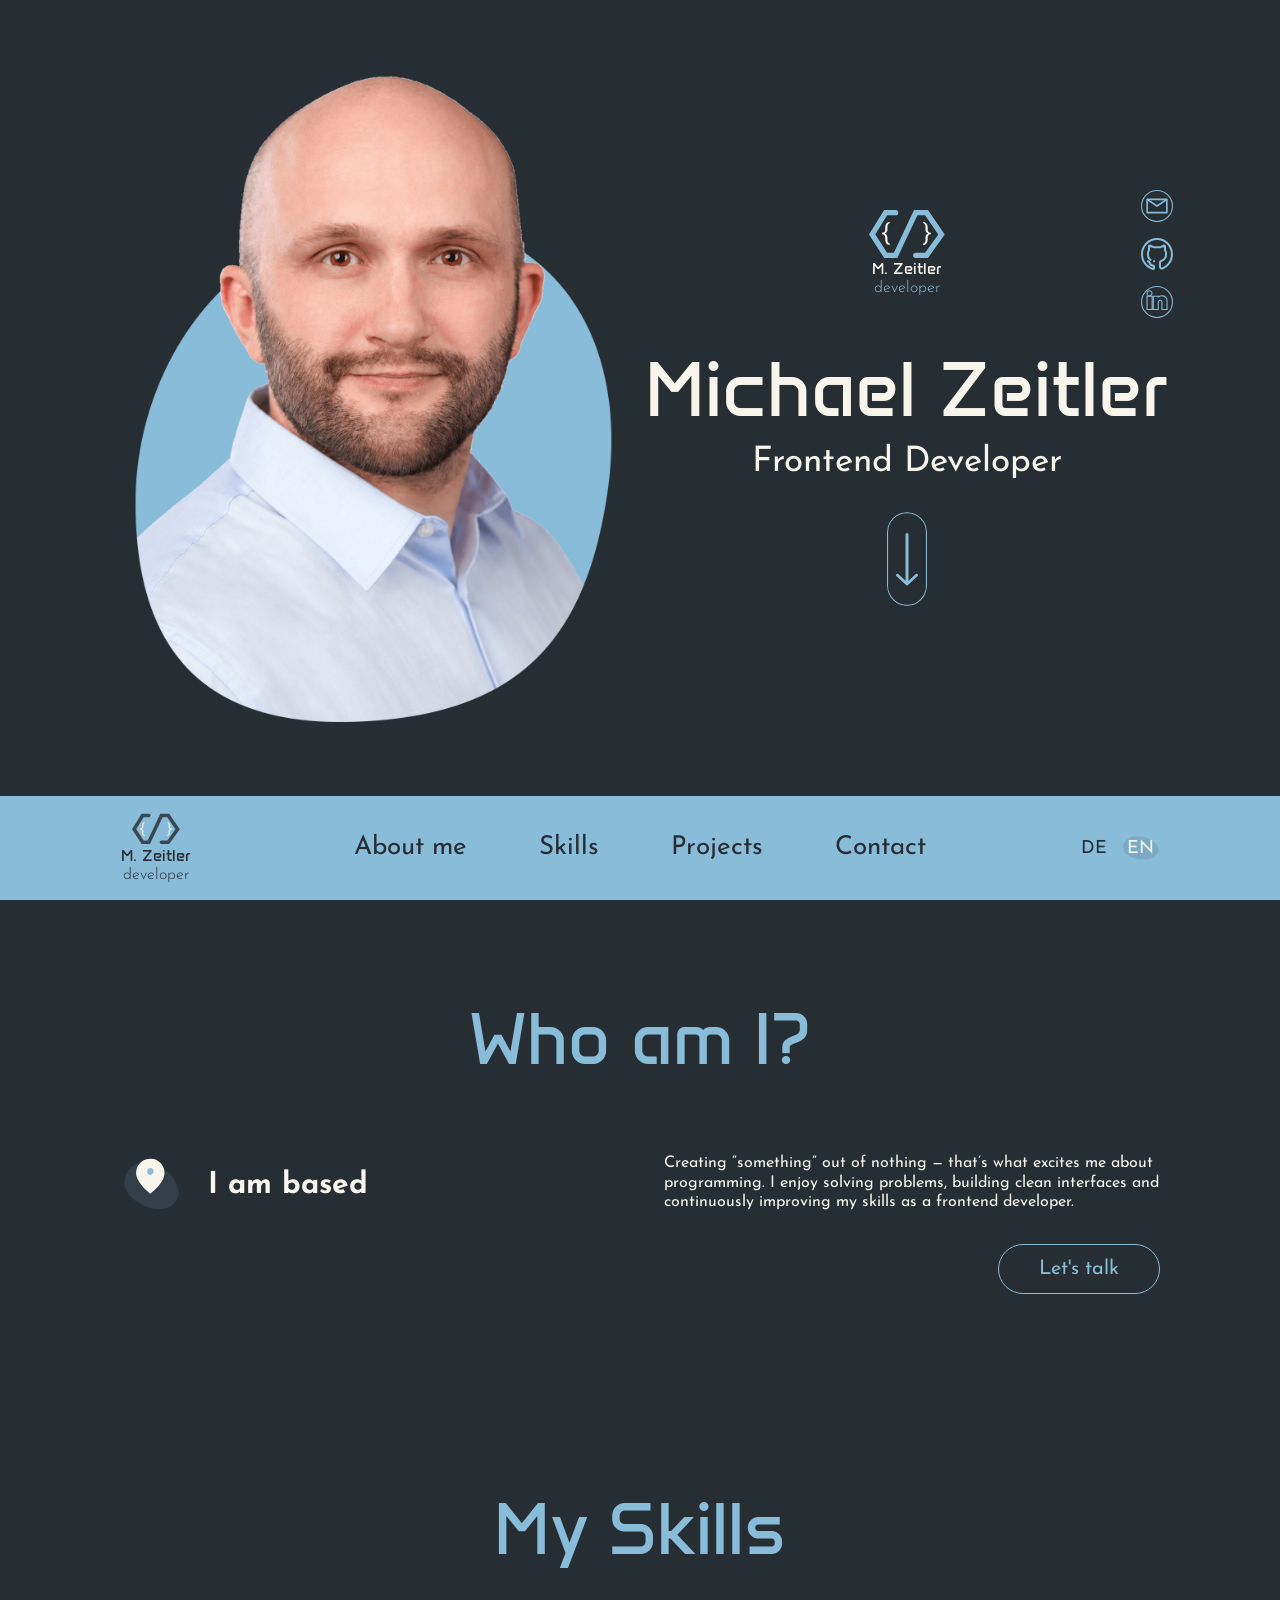
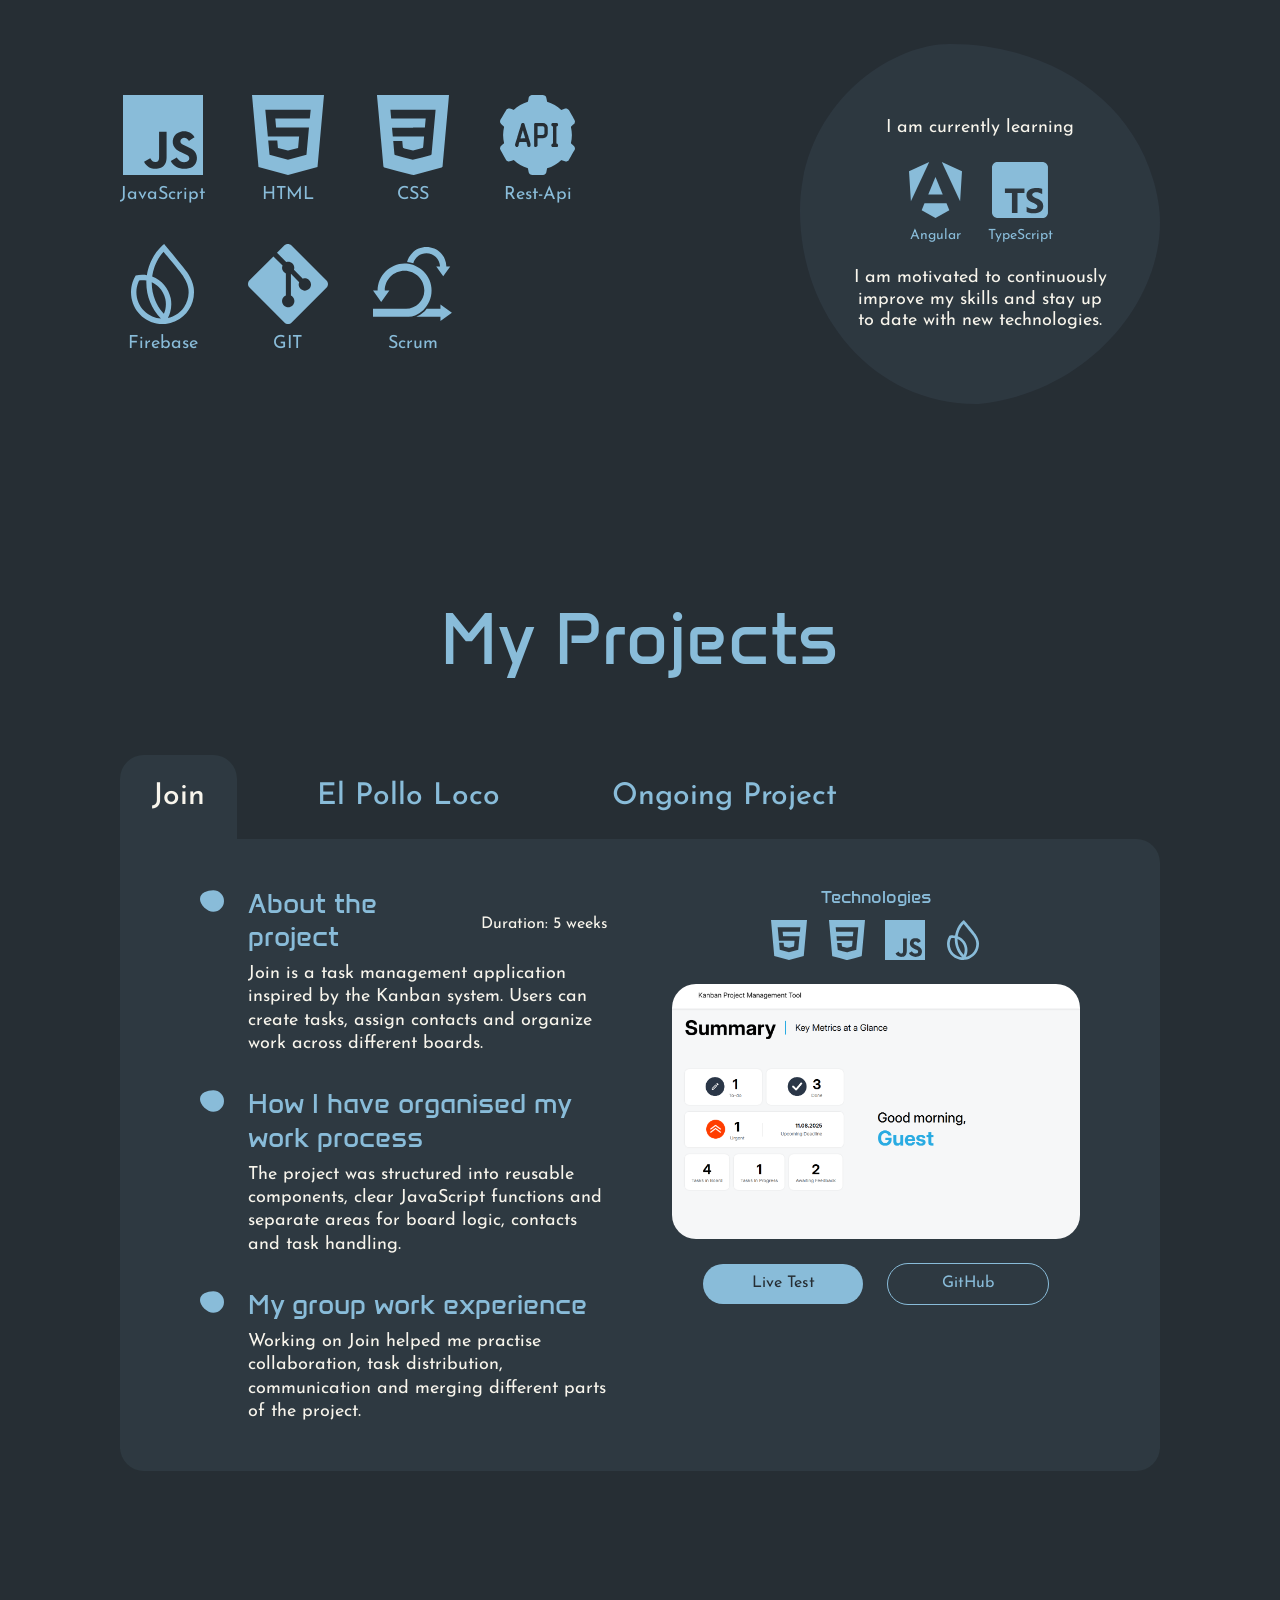
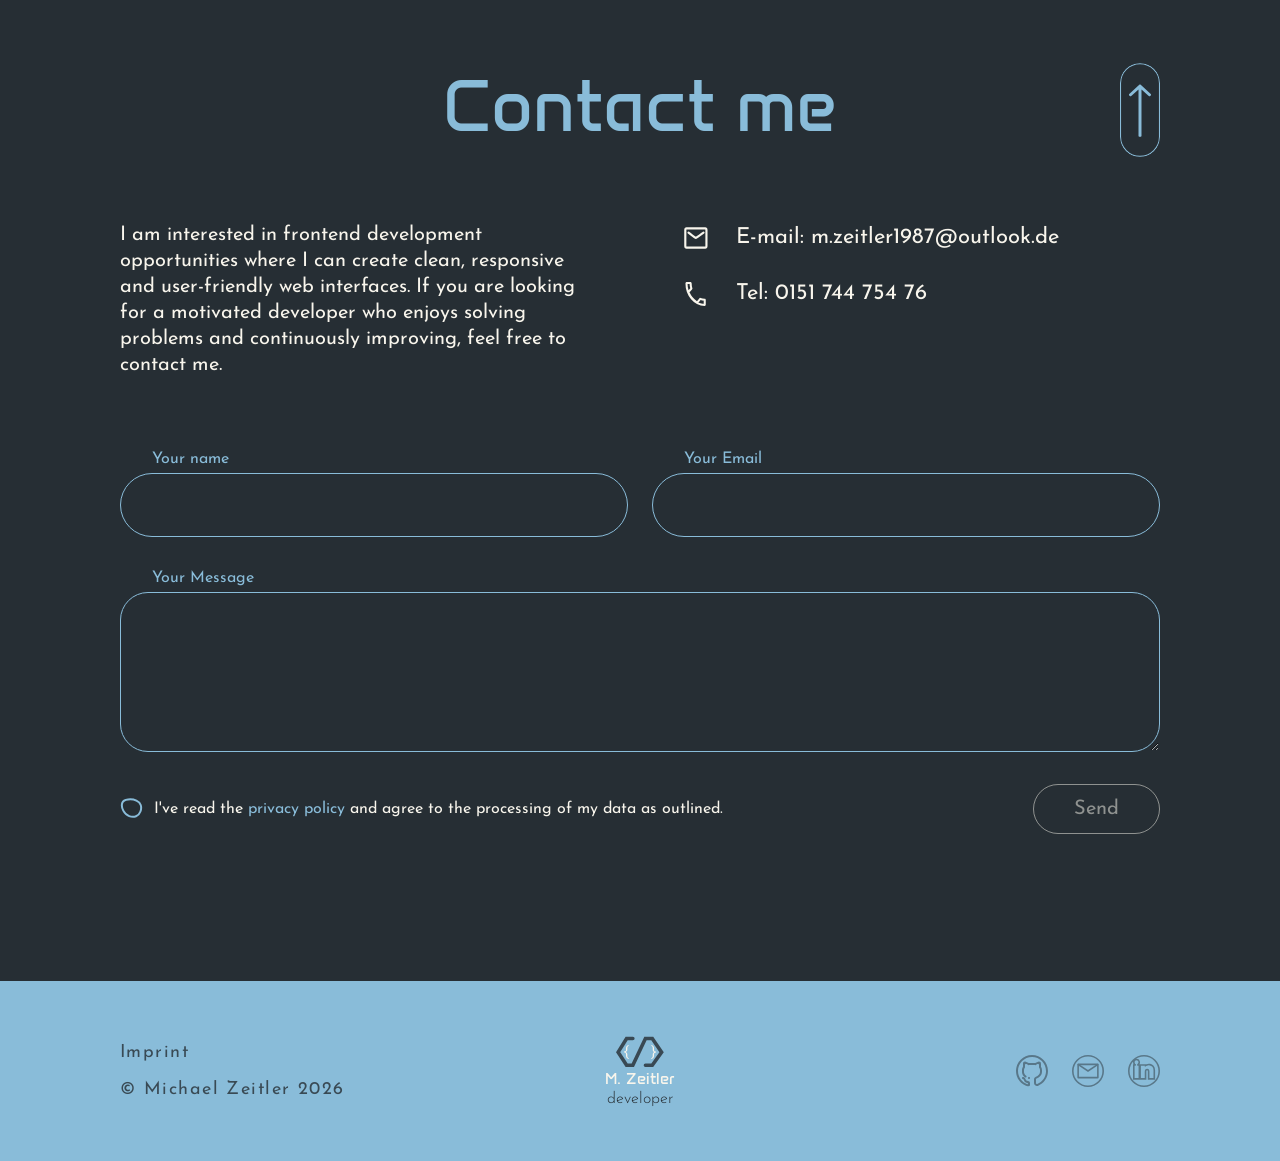
<file: index.html>
<!DOCTYPE html>
<html lang="en">

<head>
    <meta charset="UTF-8">
    <meta name="viewport" content="width=device-width, initial-scale=1.0">
    <title>Portfolio</title>
    <link rel="icon" href="./assets/icons/logo-dark-mob.svg" type="image/icon type">
    <link rel="stylesheet" href="./css/fonts.css">
    <link rel="stylesheet" href="./css/variables.css">
    <link rel="stylesheet" href="./css/base.css">
    <link rel="stylesheet" href="./css/utilities.css">
    <link rel="stylesheet" href="./css/components.css">
    <link rel="stylesheet" href="./css/header.css">
    <link rel="stylesheet" href="./css/hero.css">
    <link rel="stylesheet" href="./css/hero-responsive.css">
    <link rel="stylesheet" href="./css/about.css">
    <link rel="stylesheet" href="./css/skills.css">
    <link rel="stylesheet" href="./css/projects.css">
    <link rel="stylesheet" href="./css/projects-responsive.css">
    <link rel="stylesheet" href="./css/contact.css">
    <link rel="stylesheet" href="./css/contact-form.css">
    <link rel="stylesheet" href="./css/contact-form-mobile.css">
    <link rel="stylesheet" href="./css/footer.css">
    <script src="./js/contactform.js" defer></script>
    <script src="./js/mobile-menu.js" defer></script>
    <script src="./js/language.js" defer></script>
    <script src="./js/scroll-animation.js" defer></script>
    <script src="./js/main.js" defer></script>
</head>

<body>
    <div class="landing">
        <section id="hero" class="hero u-content-limit">
            <div class="hero-left scroll-reveal">
                <div class="hero-image-wrapper">
                    <img src="./assets/img/profile_ondefault.png" alt="Foto von M. Zeitler"
                        class="hero-image hero-image-default">

                    <img src="./assets/img/profile_onhover.png" alt="" class="hero-image hero-image-hover"
                        aria-hidden="true">

                    <nav class="mobile-hero-menu" id="mobileHeroMenu" aria-label="Mobile navigation"
                        data-i18n-aria-label="aria.mobileNavigation">
                        <ul class="mobile-hero-menu-list">
                            <li><a href="#about" data-i18n="nav.about">About me</a></li>
                            <li><a href="#skills" data-i18n="nav.skills">Skills</a></li>
                            <li><a href="#projects" data-i18n="nav.projects">Projects</a></li>
                            <li><a href="#contact" data-i18n="nav.contact">Contact</a></li>
                        </ul>

                        <div class="mobile-hero-language-switch">
                            <button type="button" class="language-btn" data-lang="de">DE</button>
                            <button type="button" class="language-btn active" data-lang="en">EN</button>
                        </div>
                    </nav>
                </div>
            </div>

            <div class="hero-right scroll-reveal scroll-reveal-right scroll-delay-short">
                <div class="hero-top">
                    <div class="hero-socials">
                        <a href="mailto:m.zeitler1987@outlook.de" class="social-link social-link--email"
                            aria-label="Write an email" data-i18n-aria-label="aria.email"></a>

                        <a href="https://github.com/Rel502" class="social-link social-link--github" target="_blank"
                            rel="noopener noreferrer" aria-label="Open GitHub profile"
                            data-i18n-aria-label="aria.github"></a>

                        <a href="https://www.linkedin.com/in/michael-zeitler-983593b0/"
                            class="social-link social-link--linkedin" target="_blank" rel="noopener noreferrer"
                            aria-label="Open LinkedIn profile" data-i18n-aria-label="aria.linkedin"></a>
                    </div>

                    <div class="hero-logo logo logo--hero">
                        <span class="hero-logo-mark" aria-hidden="true">
                            <img src="./assets/icons/%7B.svg" alt="" class="hero-logo-part hero-logo-brace-left">
                            <img src="./assets/icons/logo-outer-frame.svg" alt=""
                                class="hero-logo-part hero-logo-frame">
                            <img src="./assets/icons/%7D.svg" alt="" class="hero-logo-part hero-logo-brace-right">
                        </span>

                        <span class="logo-text">
                            <span class="logo-name">M. Zeitler</span>
                            <span class="logo-role" data-i18n="common.role">developer</span>
                        </span>
                    </div>
                </div>

                <div class="hero-intro">
                    <h1>Michael Zeitler</h1>
                    <p data-i18n="hero.subtitle">Frontend Developer</p>
                </div>

                <a href="#about" class="scroll-down" aria-label="Scroll to next section"
                    data-i18n-aria-label="hero.scrollDown"></a>
            </div>
        </section>
    </div>

    <header class="header">
        <nav class="navbar">
            <a href="#hero" class="logo" aria-label="Go to homepage" data-i18n-aria-label="aria.home">
                <img src="./assets/icons/logo-dark-mob.svg" alt="" class="logo-icon">

                <span class="logo-text">
                    <span class="logo-name">M. Zeitler</span>
                    <span class="logo-role" data-i18n="common.role">developer</span>
                </span>
            </a>

            <div class="navbar-menu" id="navbarMenu">
                <div class="mobile-menu-content">
                    <ul class="nav-list">
                        <li><a href="#about" data-i18n="nav.about">About me</a></li>
                        <li><a href="#skills" data-i18n="nav.skills">Skills</a></li>
                        <li><a href="#projects" data-i18n="nav.projects">Projects</a></li>
                        <li><a href="#contact" data-i18n="nav.contact">Contact</a></li>
                    </ul>

                    <div class="language-switch">
                        <button type="button" class="language-btn" data-lang="de">DE</button>
                        <button type="button" class="language-btn active" data-lang="en">EN</button>
                    </div>
                </div>
            </div>

            <button class="burger-btn" type="button" aria-label="Open menu" data-i18n-aria-label="aria.openMenu"
                aria-controls="mobileHeroMenu" aria-expanded="false">
                <img src="./assets/icons/burger-menu-default.svg" alt="" class="burger-icon">
            </button>
        </nav>
    </header>

    <main>
        <section id="about" class="section about u-content-limit">
            <h2 class="section-title scroll-reveal" data-i18n="about.title">Who am I?</h2>

            <div class="section-content about-content scroll-reveal scroll-delay-short">
                <div class="about-location">
                    <img src="./assets/icons/location-web.svg" alt="" class="about-location-icon"
                        id="aboutLocationIcon">

                    <p id="aboutLocationText" class="about-location-text">
                        I am based in Frankfurt.
                    </p>
                </div>

                <div class="about-text">
                    <p data-i18n="about.description">
                        Creating “something” out of nothing — that’s what excites me about programming.
                        I enjoy solving problems, building clean interfaces and continuously improving
                        my skills as a frontend developer.
                    </p>

                    <a href="#contact" class="btn btn--outline" data-i18n="common.letsTalk">Let's talk</a>
                </div>
            </div>
        </section>

        <section id="skills" class="section skills u-content-limit" aria-labelledby="skillsHeading">
            <h2 id="skillsHeading" class="section-title scroll-reveal" data-i18n="skills.title">My Skills</h2>

            <div class="section-content skills-content">
                <div class="skills-list scroll-reveal scroll-delay-short">
                    <div class="skill-item">
                        <img src="./assets/icons/skills-JavaScript.svg" alt="" class="skill-icon">
                        <span>JavaScript</span>
                    </div>

                    <div class="skill-item">
                        <img src="./assets/icons/skills-HTML.svg" alt="" class="skill-icon">
                        <span>HTML</span>
                    </div>

                    <div class="skill-item">
                        <img src="./assets/icons/skills-CSS.svg" alt="" class="skill-icon">
                        <span>CSS</span>
                    </div>

                    <div class="skill-item">
                        <img src="./assets/icons/skills-Rest-Api.svg" alt="" class="skill-icon">
                        <span>Rest-Api</span>
                    </div>

                    <div class="skill-item">
                        <img src="./assets/icons/skills-Firebase.svg" alt="" class="skill-icon">
                        <span>Firebase</span>
                    </div>

                    <div class="skill-item">
                        <img src="./assets/icons/skills-GIT.svg" alt="" class="skill-icon">
                        <span>GIT</span>
                    </div>

                    <div class="skill-item">
                        <img src="./assets/icons/skills-Scrum.svg" alt="" class="skill-icon">
                        <span>Scrum</span>
                    </div>
                </div>

                <div class="skills-learning scroll-reveal scroll-delay-medium">
                    <h3 data-i18n="skills.learningTitle">I am currently learning</h3>

                    <div class="learning-icons">
                        <div class="learning-item">
                            <img src="./assets/icons/skills-Angular.svg" alt="" class="learning-icon">
                            <span>Angular</span>
                        </div>

                        <div class="learning-item">
                            <img src="./assets/icons/skills-TypeScript.svg" alt="" class="learning-icon">
                            <span>TypeScript</span>
                        </div>
                    </div>

                    <p data-i18n="skills.learningDescription">
                        I am motivated to continuously improve my skills and stay up to date
                        with new technologies.
                    </p>
                </div>
            </div>

            <a href="#contact" class="btn skills-contact-btn scroll-reveal scroll-delay-medium"
                data-i18n="common.letsTalk">Let's talk</a>
        </section>

        <section id="projects" class="section projects u-content-limit" aria-labelledby="projectsHeading">
            <h2 class="section-title scroll-reveal" data-i18n="projects.title">My Projects</h2>

            <nav class="projects-tabs scroll-reveal scroll-delay-short" aria-label="Project selection"
                data-i18n-aria-label="projects.selection">

                <button type="button" class="project-tab active" data-project="join"
                    data-i18n="projects.tabs.join">Join</button>

                <button type="button" class="project-tab" data-project="el-pollo-loco"
                    data-i18n="projects.tabs.elPolloLoco">El Pollo Loco</button>

                <button type="button" class="project-tab" data-project="ongoing">
                    <span class="project-tab-desktop" data-i18n="projects.tabs.ongoing">
                        Ongoing Project
                    </span>
                    <span class="project-tab-mobile">Ongoing</span>
                </button>
            </nav>

            <div class="projects-content scroll-reveal scroll-delay-medium">
                <article class="project-panel active" data-project="join">
                    <div class="project-info">
                        <div class="project-text-block">
                            <div class="project-headline-row">
                                <h3 data-i18n="projects.common.about">About the project</h3>
                                <span data-i18n="projects.join.duration">Duration: 5 weeks</span>
                            </div>

                            <p data-i18n="projects.join.description">
                                Join is a task management application inspired by the Kanban system.
                                Users can create tasks, assign contacts and organize work across different boards.
                            </p>
                        </div>

                        <div class="project-text-block">
                            <h3 data-i18n="projects.common.workProcess">How I have organised my work process</h3>

                            <p data-i18n="projects.join.workProcess">
                                The project was structured into reusable components, clear JavaScript functions
                                and separate areas for board logic, contacts and task handling.
                            </p>
                        </div>

                        <div class="project-text-block">
                            <h3 data-i18n="projects.join.groupWorkTitle">My group work experience</h3>

                            <p data-i18n="projects.join.groupWork">
                                Working on Join helped me practise collaboration, task distribution,
                                communication and merging different parts of the project.
                            </p>
                        </div>
                    </div>

                    <div class="project-preview">
                        <div class="project-technologies">
                            <span data-i18n="projects.common.technologies">Technologies</span>

                            <div class="project-tech-icons">
                                <img src="./assets/icons/skills-HTML.svg" alt="HTML" class="project-tech-icon">
                                <img src="./assets/icons/skills-CSS.svg" alt="CSS" class="project-tech-icon">
                                <img src="./assets/icons/skills-JavaScript.svg" alt="JavaScript"
                                    class="project-tech-icon">
                                <img src="./assets/icons/skills-Firebase.svg" alt="Firebase" class="project-tech-icon">
                            </div>
                            <p class="project-tech-text">
                                <span data-i18n="projects.common.technologies">Technologies</span>:
                                HTML, CSS, JavaScript, Firebase
                            </p>
                        </div>

                        <span class="project-duration-mobile" data-i18n="projects.join.duration">
                            Duration: 5 weeks
                        </span>

                        <div class="project-image-wrapper">
                            <img src="./assets/img/projects/join.png" alt="Screenshot of the Join project"
                                class="project-image">
                        </div>

                        <div class="project-actions">
                            <a href="https://join.michaelzeitler.de/" class="btn project-btn project-btn--primary"
                                target="_blank" rel="noopener noreferrer" data-i18n="projects.common.liveTest">Live
                                Test</a>
                            <a href="https://github.com/Rel502/join" class="btn project-btn project-btn--outline"
                                target="_blank" rel="noopener noreferrer" data-i18n="projects.common.github">GitHub</a>
                        </div>
                    </div>
                </article>

                <article class="project-panel" data-project="el-pollo-loco">
                    <div class="project-info">
                        <div class="project-text-block">
                            <div class="project-headline-row">
                                <h3 data-i18n="projects.common.about">About the project</h3>
                                <span data-i18n="projects.elPolloLoco.duration">Duration: 4 weeks</span>
                            </div>

                            <p data-i18n="projects.elPolloLoco.description">
                                El Pollo Loco is a 2D jump-and-run game built with object-oriented JavaScript.
                                The player collects items, avoids enemies and fights the final boss.
                            </p>
                        </div>

                        <div class="project-text-block">
                            <h3 data-i18n="projects.common.workProcess">How I have organised my work process</h3>

                            <p data-i18n="projects.elPolloLoco.workProcess">
                                The game logic was structured into separate classes for the character,
                                enemies, objects, the world and collision handling.
                            </p>
                        </div>

                        <div class="project-text-block">
                            <h3 data-i18n="projects.common.learned">What I have learnt</h3>

                            <p data-i18n="projects.elPolloLoco.learned">
                                This project helped me improve my understanding of object-oriented programming,
                                animations, game loops and interactive browser-based applications.
                            </p>
                        </div>
                    </div>

                    <div class="project-preview">
                        <div class="project-technologies">
                            <span data-i18n="projects.common.technologies">Technologies</span>

                            <div class="project-tech-icons">
                                <img src="./assets/icons/skills-HTML.svg" alt="HTML" class="project-tech-icon">
                                <img src="./assets/icons/skills-CSS.svg" alt="CSS" class="project-tech-icon">
                                <img src="./assets/icons/skills-JavaScript.svg" alt="JavaScript"
                                    class="project-tech-icon">
                            </div>
                            <p class="project-tech-text">
                                <span data-i18n="projects.common.technologies">Technologies</span>:
                                HTML, CSS, JavaScript
                            </p>
                        </div>

                        <span class="project-duration-mobile" data-i18n="projects.elPolloLoco.duration">
                            Duration: 4 weeks
                        </span>

                        <div class="project-image-wrapper">
                            <img src="./assets/img/projects/el-pollo-loco.png"
                                alt="Screenshot of the El Pollo Loco project" class="project-image">
                        </div>

                        <div class="project-actions">
                            <a href="https://el-pollo-loco.michaelzeitler.de/"
                                class="btn project-btn project-btn--primary" target="_blank" rel="noopener noreferrer"
                                data-i18n="projects.common.liveTest">Live Test</a>
                            <a href="https://github.com/Rel502/el_pollo_loco"
                                class="btn project-btn project-btn--outline" target="_blank" rel="noopener noreferrer"
                                data-i18n="projects.common.github">GitHub</a>
                        </div>
                    </div>
                </article>

                <article class="project-panel" data-project="ongoing">
                    <div class="project-info">
                        <div class="project-text-block">
                            <h3 data-i18n="projects.common.about">
                                About the project
                            </h3>

                            <p data-i18n="projects.ongoing.description">
                                I'm currently working on a new project.
                                More details will follow soon.
                            </p>
                        </div>
                    </div>

                    <div class="project-preview">
                        <div class="project-technologies">
                            <span data-i18n="projects.common.technologies">Technologies</span>

                            <div class="project-tech-icons">
                                <img src="./assets/icons/skills-HTML.svg" alt="HTML" class="project-tech-icon">
                                <img src="./assets/icons/skills-CSS.svg" alt="CSS" class="project-tech-icon">
                                <img src="./assets/icons/skills-JavaScript.svg" alt="JavaScript"
                                    class="project-tech-icon">
                                <img src="./assets/icons/skills-TypeScript.svg" alt="Typescript"
                                    class="project-tech-icon">
                                <img src="./assets/icons/skills-Angular.svg" alt="Angular" class="project-tech-icon">
                            </div>
                            <p class="project-tech-text">
                                <span data-i18n="projects.common.technologies">Technologies</span>:
                                HTML, CSS, JavaScript, TypeScript, Angular
                            </p>
                        </div>

                        <div class="project-image-wrapper">
                            <img src="./assets/img/projects/ongoing.png"
                                alt="Illustration of the ITIL 4 ticket management application" class="project-image">
                        </div>
                    </div>
                </article>
            </div>
        </section>

        <section id="contact" class="section contact u-content-limit" aria-labelledby="contactHeading">
            <div class="contact-header">
                <h2 id="contactHeading" class="section-title scroll-reveal" data-i18n="contact.title">Contact me</h2>

                <a href="#hero" class="contact-scroll-top" aria-label="Back to top"
                    data-i18n-aria-label="contact.backToTop"></a>
            </div>

            <div class="contact-intro scroll-reveal scroll-delay-short">
                <p data-i18n="contact.intro">
                    I am interested in frontend development opportunities where I can create clean,
                    responsive and user-friendly web interfaces. If you are looking for a motivated
                    developer who enjoys solving problems and continuously improving, feel free to contact me.
                </p>

                <div class="contact-details">
                    <a href="mailto:m.zeitler1987@outlook.de" class="contact-link contact-link--email"
                        data-i18n="contact.email">
                        E-mail: m.zeitler1987@outlook.de
                    </a>

                    <a href="tel:+4915174475476" class="contact-link contact-link--phone" data-i18n="contact.phone">
                        Tel: 0151 744 754 76
                    </a>
                </div>
            </div>

            <h3 class="contact-form-headline" data-i18n="contact.form.headline">Let us work together!</h3>

            <form id="contactForm" class="contact-form scroll-reveal scroll-delay-medium" novalidate autocomplete="off">
                <div class="contact-form-row">
                    <div class="form-group">
                        <label for="contactName" data-i18n="contact.form.nameLabel">Your name</label>
                        <input type="text" id="contactName" name="name" required autocomplete="off" placeholder=" ">
                        <p class="form-error" data-i18n="contact.form.nameRequired">Your name is required</p>
                    </div>

                    <div class="form-group">
                        <label for="contactEmail" data-i18n="contact.form.emailLabel">Your Email</label>
                        <input type="email" id="contactEmail" name="email" required autocomplete="off" placeholder=" "
                            pattern="^[^\s@]+@[^\s@]+\.[A-Za-z]{2,}$">
                        <p class="form-error" data-required-message="Your Email is required"
                            data-invalid-message="Please enter a valid email address."
                            data-i18n="contact.form.emailRequired"
                            data-i18n-required-message="contact.form.emailRequired"
                            data-i18n-invalid-message="contact.form.emailInvalid">
                            Your Email is required
                        </p>
                    </div>
                </div>

                <div class="form-group">
                    <label for="contactMessage" data-i18n="contact.form.messageLabel">Your Message</label>
                    <textarea id="contactMessage" name="message" required autocomplete="off" placeholder=" "></textarea>
                    <p class="form-error" data-i18n="contact.form.messageRequired">Your Message is required</p>
                </div>

                <div class="contact-form-footer">
                    <div class="privacy-field">
                        <label class="privacy-check">
                            <input type="checkbox" name="privacy" required>
                            <span data-i18n-html="contact.form.privacyText">
                                I've read the
                                <a href="./datenschutz.html" class="privacy-link">privacy policy</a>
                                and agree to the processing of my data as outlined.
                            </span>
                        </label>

                        <p class="privacy-error" data-i18n="contact.form.privacyRequired">
                            Please accept the privacy policy.
                        </p>
                    </div>

                    <button type="submit" class="btn contact-submit-btn" disabled data-i18n="contact.form.send">
                        Send
                    </button>
                </div>

                <p id="contactSuccessMessage" class="contact-success-message" role="status" aria-live="polite"
                    data-i18n="contact.form.success">
                    Your message has been sent successfully.
                </p>
            </form>
        </section>
    </main>

    <footer class="footer">
        <div class="footer-content u-content-limit">
            <div class="footer-legal">
                <a href="./impressum.html" class="footer-link" data-i18n="footer.imprint">Impressum</a>
                <p>© Michael Zeitler 2026</p>
            </div>

            <a href="#hero" class="footer-logo logo" aria-label="Go to homepage" data-i18n-aria-label="aria.home">
                <img src="./assets/icons/logo-dark-mob.svg" alt="" class="logo-icon">

                <span class="logo-text">
                    <span class="logo-name">M. Zeitler</span>
                    <span class="logo-role" data-i18n="common.role">developer</span>
                </span>
            </a>

            <div class="footer-socials">
                <a href="https://github.com/Rel502" class="social-link footer-social-link footer-social-link--github"
                    target="_blank" rel="noopener noreferrer" aria-label="Open GitHub profile"
                    data-i18n-aria-label="aria.github"></a>

                <a href="mailto:m.zeitler1987@outlook.de"
                    class="social-link footer-social-link footer-social-link--mail" aria-label="Write an email"
                    data-i18n-aria-label="aria.email"></a>

                <a href="https://www.linkedin.com/in/michael-zeitler-983593b0/"
                    class="social-link footer-social-link footer-social-link--linkedin" target="_blank"
                    rel="noopener noreferrer" aria-label="Open LinkedIn profile"
                    data-i18n-aria-label="aria.linkedin"></a>
            </div>
        </div>
    </footer>
</body>

</html>
</file>
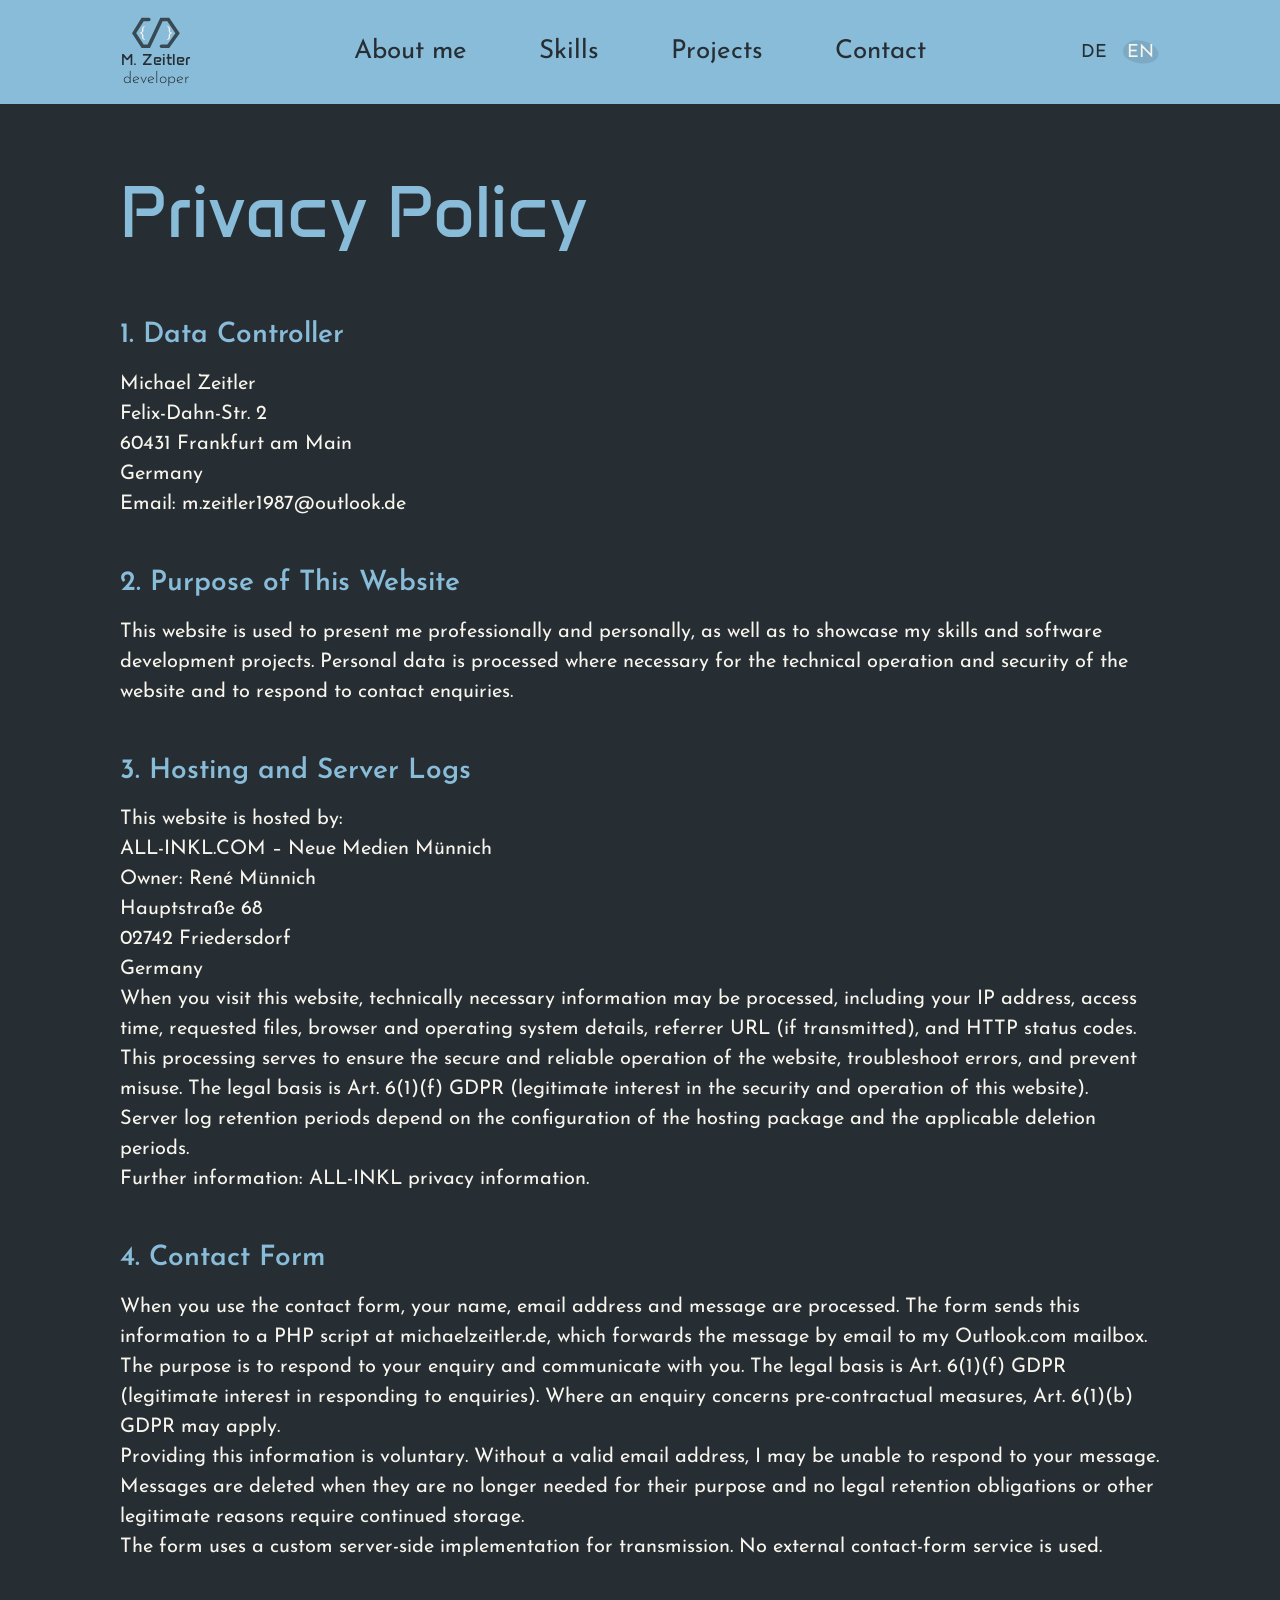
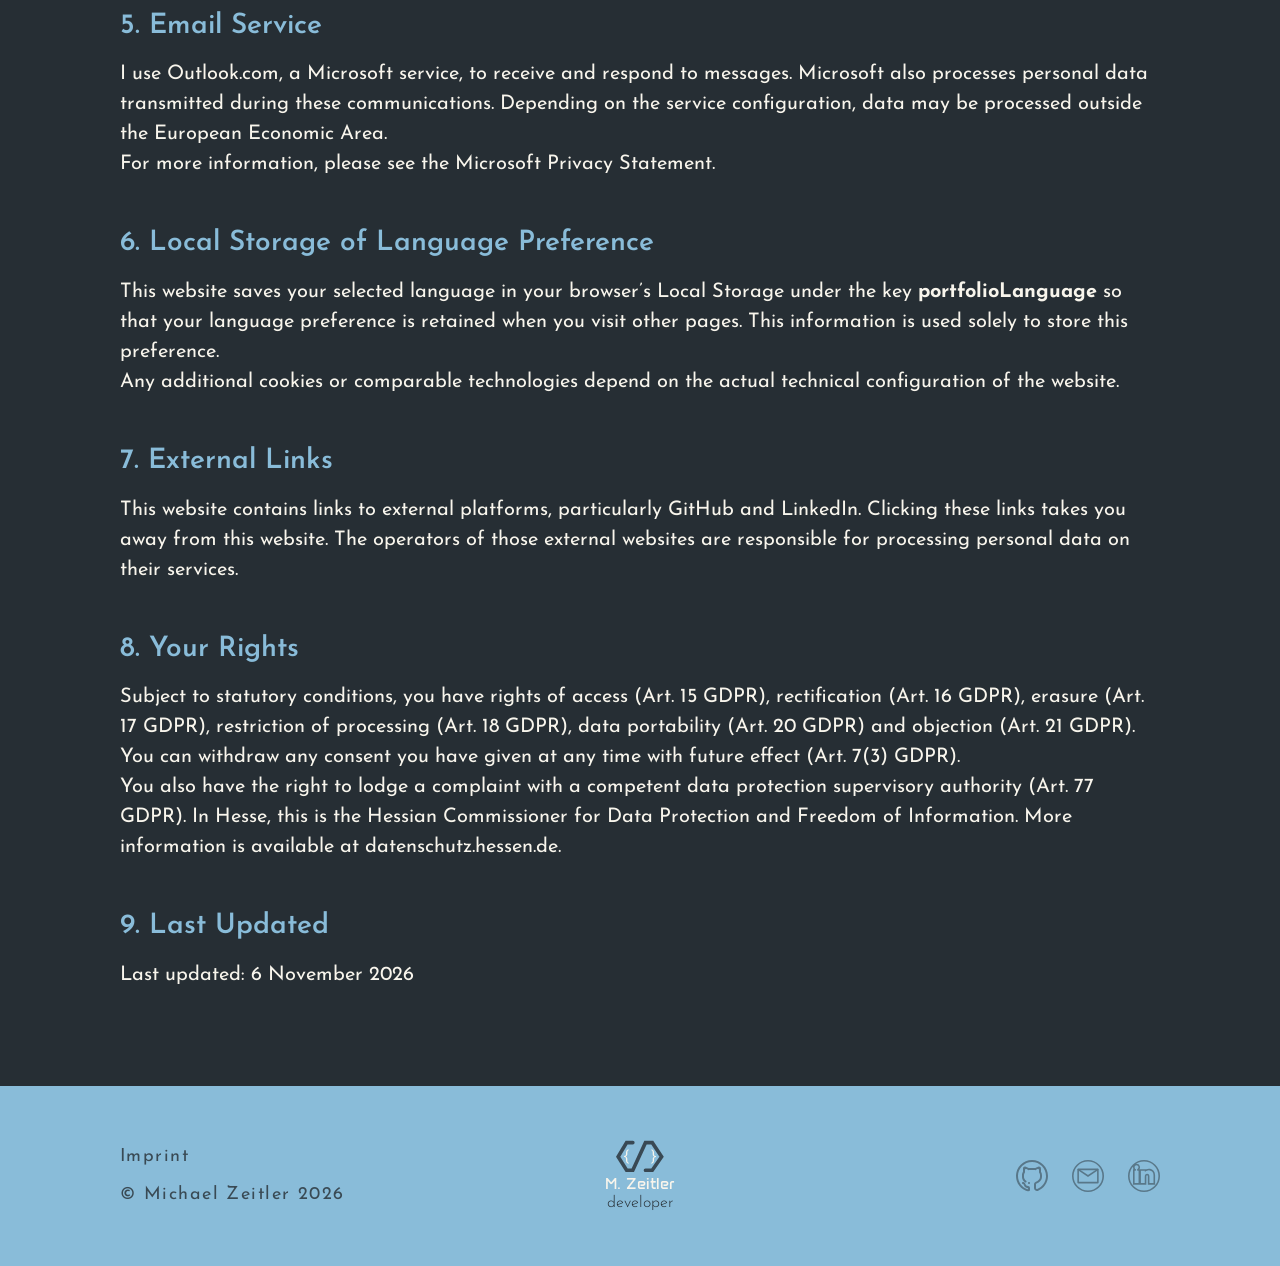
<file: datenschutz.html>
<!DOCTYPE html>

<html lang="de">

<head>
    <meta charset="utf-8" />
    <meta content="width=device-width, initial-scale=1.0" name="viewport" />
    <title data-i18n="privacy.pageTitle">Datenschutzerklärung | Michael Zeitler</title>
    <link href="./assets/icons/logo-dark-mob.svg" rel="icon" type="image/svg+xml" />
    <link href="./css/fonts.css" rel="stylesheet" />
    <link href="./css/variables.css" rel="stylesheet" />
    <link href="./css/base.css" rel="stylesheet" />
    <link href="./css/utilities.css" rel="stylesheet" />
    <link href="./css/components.css" rel="stylesheet" />
    <link href="./css/header.css" rel="stylesheet" />
    <link href="./css/legal.css" rel="stylesheet" />
    <link href="./css/footer.css" rel="stylesheet" />
    <script defer="" src="./js/mobile-menu.js"></script>
    <script defer="" src="./js/language.js"></script>
    <script defer="" src="./js/main.js"></script>
</head>

<body>
    <header class="header">
        <nav class="navbar">
            <a aria-label="Zur Startseite" class="logo" data-i18n-aria-label="aria.home" href="./index.html#hero">
                <img alt="" class="logo-icon" src="./assets/icons/logo-dark-mob.svg" />
                <span class="logo-text">
                    <span class="logo-name">M. Zeitler</span>
                    <span class="logo-role" data-i18n="common.role">developer</span>
                </span>
            </a>
            <div aria-label="Mobile navigation" class="navbar-menu mobile-hero-menu"
                data-i18n-aria-label="aria.mobileNavigation" id="mobileHeroMenu">
                <div class="mobile-menu-content">
                    <ul class="nav-list">
                        <li><a data-i18n="nav.about" href="./index.html#about">About me</a></li>
                        <li><a data-i18n="nav.skills" href="./index.html#skills">Skills</a></li>
                        <li><a data-i18n="nav.projects" href="./index.html#projects">Projects</a></li>
                        <li><a data-i18n="nav.contact" href="./index.html#contact">Contact</a></li>
                    </ul>
                    <div class="language-switch">
                        <button class="language-btn" data-lang="de" type="button">DE</button>
                        <button class="language-btn active" data-lang="en" type="button">EN</button>
                    </div>
                </div>
            </div>
            <button aria-controls="mobileHeroMenu" aria-expanded="false" aria-label="Menü öffnen" class="burger-btn"
                data-i18n-aria-label="aria.openMenu" type="button">
                <img alt="" class="burger-icon" src="./assets/icons/burger-menu-default.svg" />
            </button>
        </nav>
    </header>
    <main class="legal-page">
        <div class="legal-content u-content-limit">
            <a aria-label="Zurück zur Kontaktsektion" class="legal-back-link" data-i18n-aria-label="legal.backToContact"
                href="./index.html#contact"></a>
            <h1 data-i18n="privacy.title">Datenschutzerklärung</h1>
            <section class="legal-section" id="privacy-policy">
                <h2 data-i18n="privacy.controller">1. Verantwortlicher</h2>
                <p data-i18n-html="privacy.controllerAddress">
                    Michael Zeitler<br />
                    Felix-Dahn-Str. 2<br />
                    60431 Frankfurt am Main<br />
                    Deutschland<br />
                    E-Mail: <a href="mailto:m.zeitler1987@outlook.de">m.zeitler1987@outlook.de</a>
                </p>
            </section>
            <section class="legal-section">
                <h2 data-i18n="privacy.purpose">2. Zweck dieser Website</h2>
                <p data-i18n="privacy.purposeText">
                    Diese Website dient der persönlichen und beruflichen Präsentation
                    sowie der Darstellung meiner Fähigkeiten und Projekte als Softwareentwickler.
                    Personenbezogene Daten werden verarbeitet, soweit dies für den
                    technischen Betrieb der Website, deren Sicherheit und die Bearbeitung
                    von Kontaktanfragen erforderlich ist.
                </p>
            </section>
            <section class="legal-section">
                <h2 data-i18n="privacy.hosting">3. Hosting und Server-Logfiles</h2>
                <p data-i18n-html="privacy.hostingProvider">
                    Diese Website wird gehostet bei:<br />
                    ALL-INKL.COM – Neue Medien Münnich<br />
                    Inhaber: René Münnich<br />
                    Hauptstraße 68<br />
                    02742 Friedersdorf<br />
                    Deutschland
                </p>
                <p data-i18n="privacy.hostingData">
                    Beim Besuch der Website können technisch erforderliche Daten verarbeitet
                    werden, insbesondere IP-Adresse, Zeitpunkt des Zugriffs, abgerufene
                    Dateien, Browser- und Betriebssysteminformationen, Referrer-URL
                    (sofern übermittelt) sowie HTTP-Statuscodes.
                </p>
                <p data-i18n="privacy.hostingPurpose">
                    Die Verarbeitung dient dem sicheren und störungsfreien Betrieb der
                    Website, der Fehleranalyse und dem Schutz vor Missbrauch. Rechtsgrundlage
                    ist Art. 6 Abs. 1 lit. f DSGVO (berechtigtes Interesse am sicheren
                    Websitebetrieb).
                </p>
                <p data-i18n="privacy.hostingRetention">
                    <!-- TODO: Konkrete Speicherfristen der Logfiles im ALL-INKL-KAS prüfen und hier ergänzen. -->
                    Die Speicherdauer der Server-Logfiles richtet sich nach der
                    Konfiguration des Hosting-Pakets und den dort geltenden Löschfristen.
                </p>
                <p data-i18n-html="privacy.hostingInfo">
                    Weitere Informationen:
                    <a href="https://all-inkl.com/datenschutzinformationen/" rel="noopener noreferrer" target="_blank">
                        Datenschutzinformationen von ALL-INKL
                    </a>.
                </p>
            </section>
            <section class="legal-section">
                <h2 data-i18n="privacy.contact">4. Kontaktformular</h2>
                <p data-i18n="privacy.contactData">
                    Bei Nutzung des Kontaktformulars werden Name, E-Mail-Adresse und
                    Nachrichteninhalt verarbeitet. Das Formular übermittelt diese Daten
                    an ein PHP-Skript unter michaelzeitler.de, das die Nachricht
                    per E-Mail an mein Outlook.com-Postfach weiterleitet.
                </p>
                <p data-i18n="privacy.contactPurpose">
                    Zweck ist die Bearbeitung Ihrer Nachricht und die anschließende
                    Kommunikation. Rechtsgrundlage ist Art. 6 Abs. 1 lit. f DSGVO
                    (berechtigtes Interesse an der Beantwortung von Anfragen).
                    Soweit eine Anfrage vorvertraglichen Maßnahmen dient, kann
                    Art. 6 Abs. 1 lit. b DSGVO einschlägig sein.
                </p>
                <p data-i18n="privacy.contactRetention">
                    Die Angabe der Daten ist freiwillig. Ohne eine erreichbare
                    E-Mail-Adresse kann ich Ihre Nachricht gegebenenfalls nicht beantworten.
                    Nachrichten werden gelöscht, sobald sie für den jeweiligen Zweck
                    nicht mehr erforderlich sind und keine rechtlichen Aufbewahrungspflichten
                    oder sonstigen berechtigten Gründe für die weitere Speicherung bestehen.
                </p>
                <p data-i18n="privacy.contactImplementation">
                    <!-- TODO: Prüfen, ob das PHP-Skript Nachrichten zusätzlich speichert oder protokolliert. -->
                    Für die technische Übermittlung wird eine eigene serverseitige
                    Implementierung verwendet; ein externer Kontaktformular-Dienst
                    wird nicht eingesetzt.
                </p>
            </section>
            <section class="legal-section">
                <h2 data-i18n="privacy.email">5. E-Mail-Dienst</h2>
                <p data-i18n="privacy.emailText">
                    Für den Empfang und die Bearbeitung von Nachrichten nutze ich
                    Outlook.com, einen Dienst von Microsoft. Dabei werden die im Rahmen
                    der Kommunikation übermittelten personenbezogenen Daten auch
                    durch Microsoft verarbeitet. Eine Verarbeitung außerhalb des
                    Europäischen Wirtschaftsraums ist je nach Dienstkonfiguration möglich.
                </p>
                <p data-i18n-html="privacy.emailInfo">
                    <!-- TODO: Microsoft-Datentransfers und erforderliche Hinweise konkret prüfen. -->
                    Weitere Informationen enthält die
                    <a href="https://www.microsoft.com/de-de/privacy/privacystatement" rel="noopener noreferrer"
                        target="_blank">Datenschutzerklärung von Microsoft</a>.
                </p>
            </section>
            <section class="legal-section">
                <h2 data-i18n="privacy.storage">6. Lokale Speicherung der Sprachauswahl</h2>
                <p data-i18n-html="privacy.storageText">
                    Diese Website speichert Ihre ausgewählte Sprache im lokalen Speicher
                    Ihres Browsers (Local Storage) unter dem Schlüssel
                    <strong>portfolioLanguage</strong>, damit Ihre Sprachauswahl bei
                    weiteren Seitenaufrufen erhalten bleibt. Die Information dient
                    ausschließlich der Speicherung dieser Einstellung.
                </p>
                <p data-i18n="privacy.storageOther">
                    <!-- TODO: Weitere Cookies, Tracking- oder Speichertechnologien vor Veröffentlichung prüfen. -->
                    Weitere mögliche Cookies oder vergleichbare Technologien sind
                    abhängig von der tatsächlichen technischen Konfiguration der Website.
                </p>
            </section>
            <section class="legal-section">
                <h2 data-i18n="privacy.links">7. Externe Links</h2>
                <p data-i18n="privacy.linksText">
                    Diese Website enthält Links zu externen Plattformen, insbesondere
                    GitHub und LinkedIn. Beim Anklicken eines solchen Links verlassen
                    Sie diese Website. Für die Verarbeitung personenbezogener Daten
                    auf den verlinkten Angeboten sind deren Betreiber verantwortlich.
                </p>
            </section>
            <section class="legal-section">
                <h2 data-i18n="privacy.rights">8. Ihre Rechte</h2>
                <p data-i18n="privacy.rightsText">
                    Nach Maßgabe der gesetzlichen Voraussetzungen haben Sie Rechte auf
                    Auskunft (Art. 15 DSGVO), Berichtigung (Art. 16 DSGVO), Löschung
                    (Art. 17 DSGVO), Einschränkung der Verarbeitung (Art. 18 DSGVO),
                    Datenübertragbarkeit (Art. 20 DSGVO) und Widerspruch
                    (Art. 21 DSGVO). Eine erteilte Einwilligung können Sie jederzeit
                    mit Wirkung für die Zukunft widerrufen (Art. 7 Abs. 3 DSGVO).
                </p>
                <p data-i18n-html="privacy.rightsAuthority">
                    Sie haben außerdem das Recht, sich bei einer zuständigen
                    Datenschutzaufsichtsbehörde zu beschweren (Art. 77 DSGVO).
                    Für Hessen ist dies der Hessische Beauftragte für Datenschutz
                    und Informationsfreiheit. Weitere Informationen unter
                    <a href="https://datenschutz.hessen.de" rel="noopener noreferrer" target="_blank">
                        datenschutz.hessen.de</a>.
                </p>
            </section>
            <section class="legal-section">
                <h2 data-i18n="privacy.dateTitle">9. Stand</h2>
                <p data-i18n="privacy.lastUpdated">Stand: 6. November 2026</p>
            </section>
        </div>
    </main>
    <footer class="footer">
        <div class="footer-content u-content-limit">
            <div class="footer-legal">
                <a class="footer-link" data-i18n="footer.imprint" href="./impressum.html">Impressum</a>
                <p>© Michael Zeitler 2026</p>
            </div>
            <a aria-label="Zur Startseite" class="footer-logo logo" data-i18n-aria-label="aria.home"
                href="./index.html#hero">
                <img alt="" class="logo-icon" src="./assets/icons/logo-dark-mob.svg" />
                <span class="logo-text">
                    <span class="logo-name">M. Zeitler</span>
                    <span class="logo-role" data-i18n="common.role">developer</span>
                </span>
            </a>
            <div class="footer-socials">
                <a aria-label="GitHub Profil öffnen" class="social-link footer-social-link footer-social-link--github"
                    data-i18n-aria-label="aria.github" href="https://github.com/Rel502" rel="noopener noreferrer"
                    target="_blank"></a>
                <a aria-label="E-Mail schreiben" class="social-link footer-social-link footer-social-link--mail"
                    data-i18n-aria-label="aria.email" href="mailto:m.zeitler1987@outlook.de"></a>
                <a aria-label="LinkedIn Profil öffnen"
                    class="social-link footer-social-link footer-social-link--linkedin"
                    data-i18n-aria-label="aria.linkedin" href="https://www.linkedin.com/in/michael-zeitler-983593b0/"
                    rel="noopener noreferrer" target="_blank"></a>
            </div>
        </div>
    </footer>
</body>

</html>
</file>
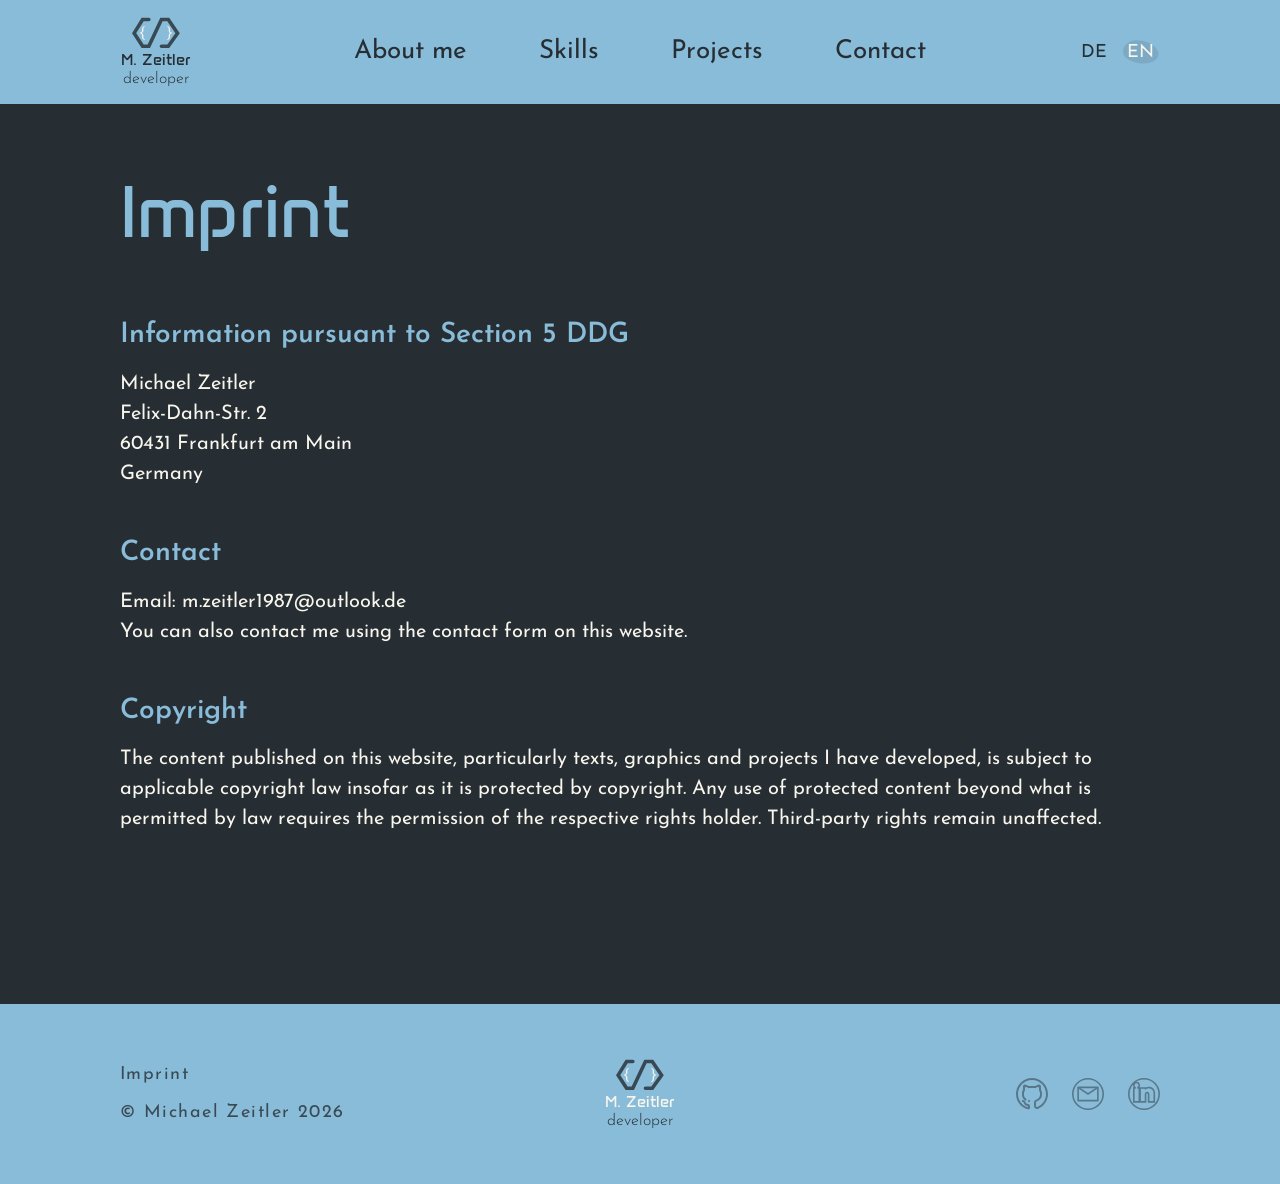
<file: impressum.html>
<!DOCTYPE html>

<html lang="de">

<head>
    <meta charset="utf-8" />
    <meta content="width=device-width, initial-scale=1.0" name="viewport" />
    <title data-i18n="imprint.pageTitle">Impressum | Michael Zeitler</title>
    <link href="./assets/icons/logo-dark-mob.svg" rel="icon" type="image/svg+xml" />
    <link href="./css/fonts.css" rel="stylesheet" />
    <link href="./css/variables.css" rel="stylesheet" />
    <link href="./css/base.css" rel="stylesheet" />
    <link href="./css/utilities.css" rel="stylesheet" />
    <link href="./css/components.css" rel="stylesheet" />
    <link href="./css/header.css" rel="stylesheet" />
    <link href="./css/legal.css" rel="stylesheet" />
    <link href="./css/footer.css" rel="stylesheet" />
    <script defer="" src="./js/mobile-menu.js"></script>
    <script defer="" src="./js/language.js"></script>
    <script defer="" src="./js/main.js"></script>
</head>

<body>
    <header class="header">
        <nav class="navbar">
            <a aria-label="Zur Startseite" class="logo" data-i18n-aria-label="aria.home" href="./index.html#hero">
                <img alt="" class="logo-icon" src="./assets/icons/logo-dark-mob.svg" />
                <span class="logo-text">
                    <span class="logo-name">M. Zeitler</span>
                    <span class="logo-role" data-i18n="common.role">developer</span>
                </span>
            </a>
            <div aria-label="Mobile navigation" class="navbar-menu mobile-hero-menu"
                data-i18n-aria-label="aria.mobileNavigation" id="mobileHeroMenu">
                <div class="mobile-menu-content">
                    <ul class="nav-list">
                        <li><a data-i18n="nav.about" href="./index.html#about">About me</a></li>
                        <li><a data-i18n="nav.skills" href="./index.html#skills">Skills</a></li>
                        <li><a data-i18n="nav.projects" href="./index.html#projects">Projects</a></li>
                        <li><a data-i18n="nav.contact" href="./index.html#contact">Contact</a></li>
                    </ul>
                    <div class="language-switch">
                        <button class="language-btn" data-lang="de" type="button">DE</button>
                        <button class="language-btn active" data-lang="en" type="button">EN</button>
                    </div>
                </div>
            </div>
            <button aria-controls="mobileHeroMenu" aria-expanded="false" aria-label="Menü öffnen" class="burger-btn"
                data-i18n-aria-label="aria.openMenu" type="button">
                <img alt="" class="burger-icon" src="./assets/icons/burger-menu-default.svg" />
            </button>
        </nav>
    </header>
    <main class="legal-page">
        <div class="legal-content u-content-limit">
            <a aria-label="Zurück zur Kontaktsektion" class="legal-back-link" data-i18n-aria-label="legal.backToContact"
                href="./index.html#contact"></a>
            <h1 data-i18n="imprint.title">Impressum</h1>
            <section class="legal-section" id="imprint">
                <h2 data-i18n="imprint.info">Angaben gemäß § 5 DDG</h2>
                <p data-i18n-html="imprint.address">
                    Michael Zeitler<br />
                    Felix-Dahn-Str. 2<br />
                    60431 Frankfurt am Main<br />
                    Deutschland
                </p>
                <h2 data-i18n="imprint.contact">Kontakt</h2>
                <p data-i18n-html="imprint.email">
                    E-Mail: <a href="mailto:m.zeitler1987@outlook.de">m.zeitler1987@outlook.de</a>
                </p>
                <p data-i18n-html="imprint.formContact">
                    Eine weitere Kontaktmöglichkeit besteht über das
                    <a href="./index.html#contact">Kontaktformular</a> dieser Website.
                </p>
                <h2 data-i18n="imprint.copyrightTitle">Urheberrecht</h2>
                <p data-i18n="imprint.copyrightText">
                    Die auf dieser Website veröffentlichten Inhalte, insbesondere Texte,
                    Grafiken und selbst entwickelte Projekte, unterliegen dem geltenden
                    Urheberrecht, soweit sie urheberrechtlich geschützt sind.
                    Eine Verwendung geschützter Inhalte außerhalb der gesetzlichen
                    Erlaubnisse bedarf der Zustimmung der jeweiligen Rechteinhaber.
                    Rechte Dritter bleiben unberührt.
                </p>
            </section>
        </div>
    </main>
    <footer class="footer">
        <div class="footer-content u-content-limit">
            <div class="footer-legal">
                <a class="footer-link" data-i18n="footer.imprint" href="./impressum.html">Impressum</a>
                <p>© Michael Zeitler 2026</p>
            </div>
            <a aria-label="Zur Startseite" class="footer-logo logo" data-i18n-aria-label="aria.home"
                href="./index.html#hero">
                <img alt="" class="logo-icon" src="./assets/icons/logo-dark-mob.svg" />
                <span class="logo-text">
                    <span class="logo-name">M. Zeitler</span>
                    <span class="logo-role" data-i18n="common.role">developer</span>
                </span>
            </a>
            <div class="footer-socials">
                <a aria-label="GitHub Profil öffnen" class="social-link footer-social-link footer-social-link--github"
                    data-i18n-aria-label="aria.github" href="https://github.com/Rel502" rel="noopener noreferrer"
                    target="_blank"></a>
                <a aria-label="E-Mail schreiben" class="social-link footer-social-link footer-social-link--mail"
                    data-i18n-aria-label="aria.email" href="mailto:m.zeitler1987@outlook.de"></a>
                <a aria-label="LinkedIn Profil öffnen"
                    class="social-link footer-social-link footer-social-link--linkedin"
                    data-i18n-aria-label="aria.linkedin" href="https://www.linkedin.com/in/michael-zeitler-983593b0/"
                    rel="noopener noreferrer" target="_blank"></a>
            </div>
        </div>
    </footer>
</body>

</html>
</file>
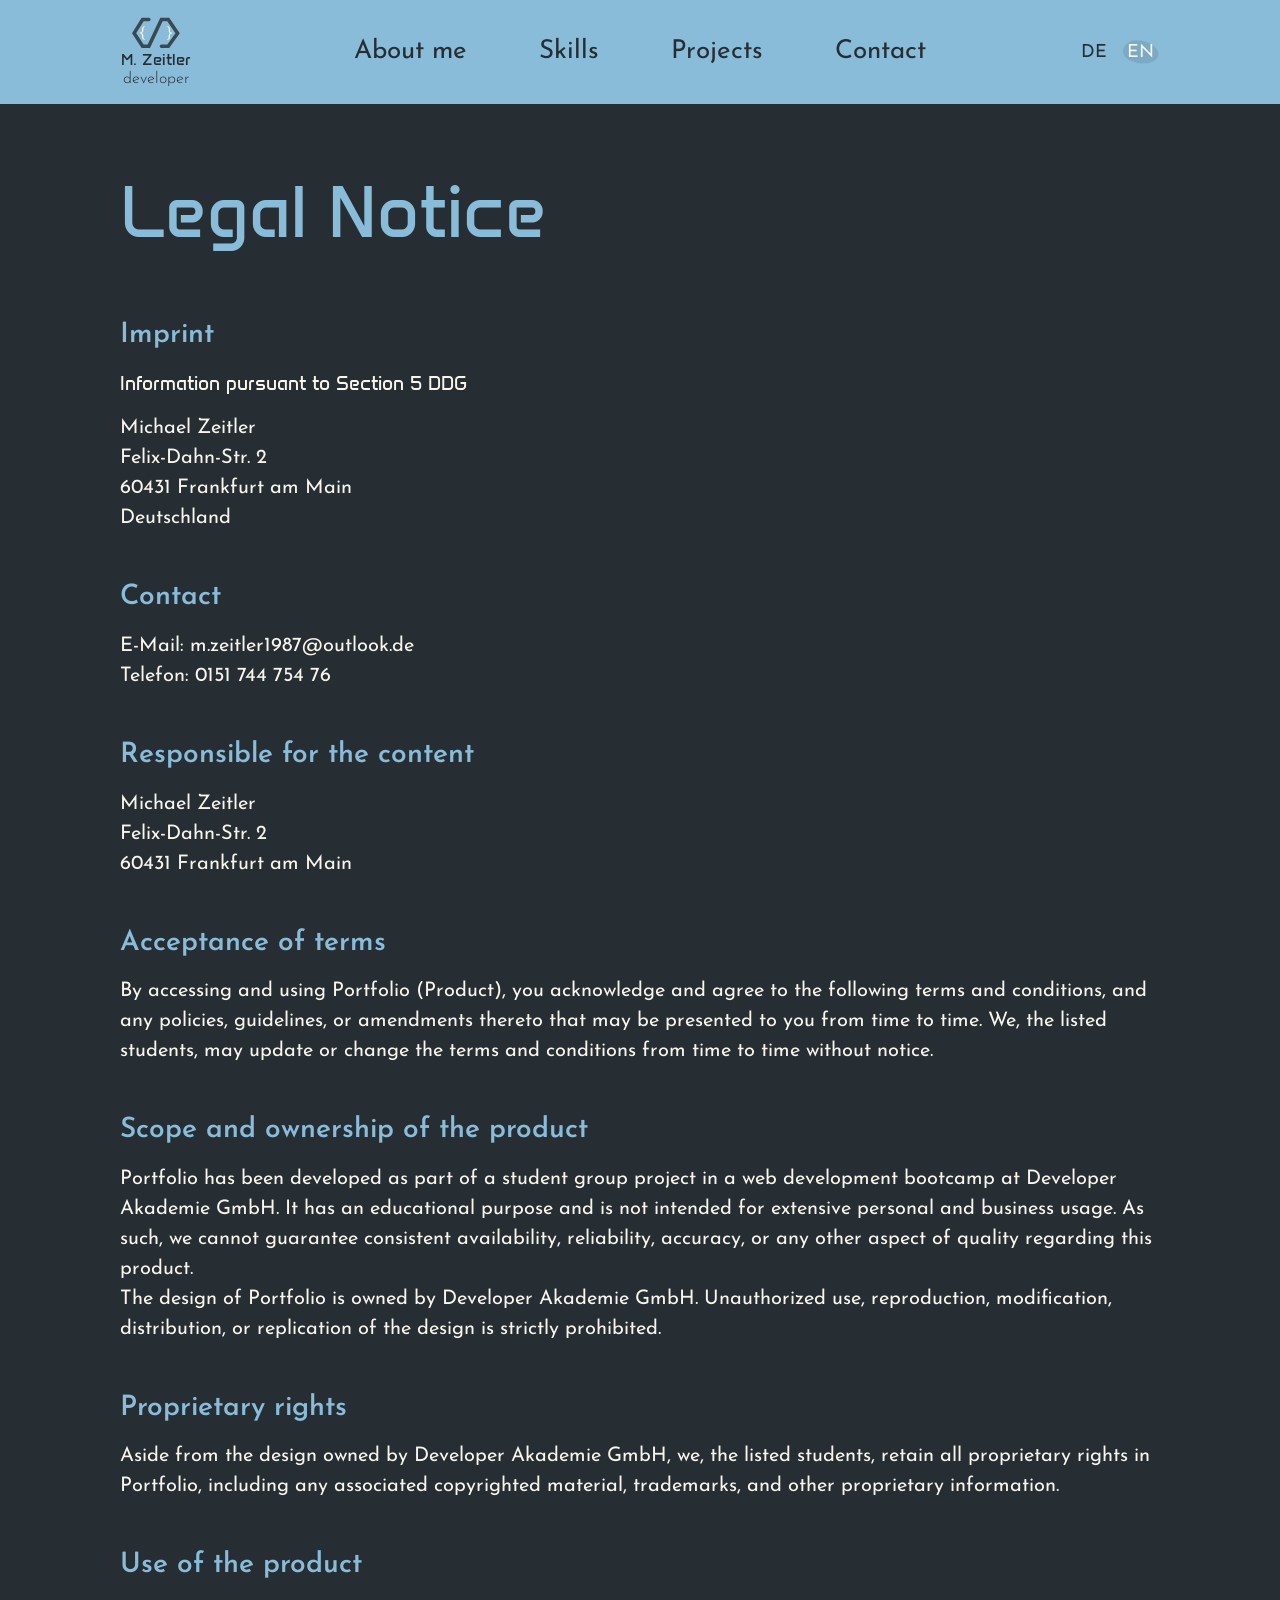
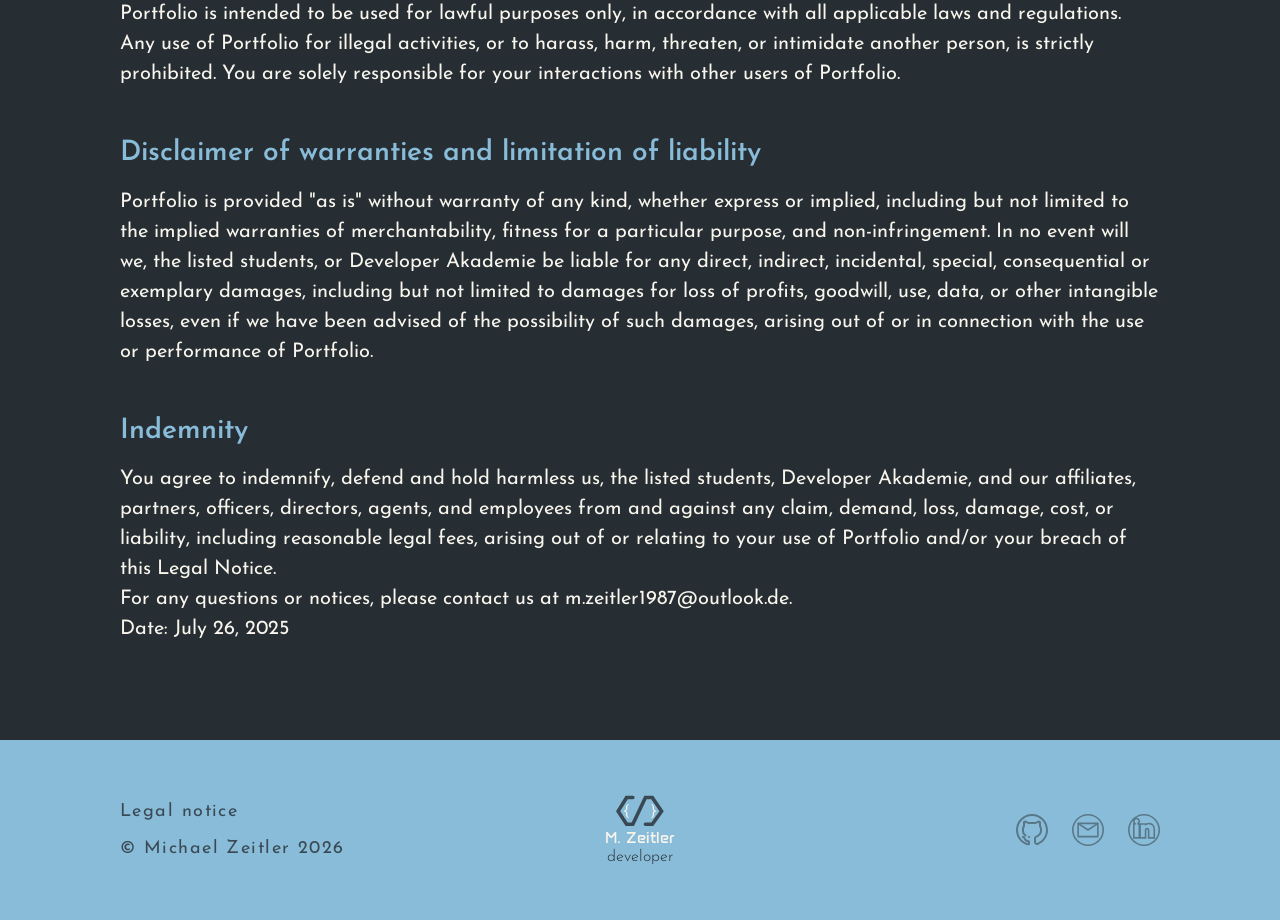
<file: legal-notice.html>
<!DOCTYPE html>
<html lang="en">

<head>
    <meta charset="UTF-8">
    <meta name="viewport" content="width=device-width, initial-scale=1.0">
    <title data-i18n="legal.pageTitle">Legal Notice</title>
    <link rel="icon" href="./assets/icons/logo-dark-mob.svg" type="image/icon type">
    <link rel="stylesheet" href="./css/fonts.css">
    <link rel="stylesheet" href="./css/variables.css">
    <link rel="stylesheet" href="./css/base.css">
    <link rel="stylesheet" href="./css/utilities.css">
    <link rel="stylesheet" href="./css/components.css">
    <link rel="stylesheet" href="./css/header.css">
    <link rel="stylesheet" href="./css/legal.css">
    <link rel="stylesheet" href="./css/footer.css">
    <script src="./js/mobile-menu.js" defer></script>
    <script src="./js/language.js" defer></script>
    <script src="./js/main.js" defer></script>
</head>

<body>
    <header class="header">
        <nav class="navbar">
            <a href="./index.html#hero" class="logo" aria-label="Zur Startseite" data-i18n-aria-label="aria.home">
                <img src="./assets/icons/logo-dark-mob.svg" alt="" class="logo-icon">

                <span class="logo-text">
                    <span class="logo-name">M. Zeitler</span>
                    <span class="logo-role" data-i18n="common.role">developer</span>
                </span>
            </a>

            <div class="navbar-menu mobile-hero-menu" id="mobileHeroMenu" aria-label="Mobile navigation"
                data-i18n-aria-label="aria.mobileNavigation">
                <div class="mobile-menu-content">
                    <ul class="nav-list">
                        <li><a href="./index.html#about" data-i18n="nav.about">About me</a></li>
                        <li><a href="./index.html#skills" data-i18n="nav.skills">Skills</a></li>
                        <li><a href="./index.html#projects" data-i18n="nav.projects">Projects</a></li>
                        <li><a href="./index.html#contact" data-i18n="nav.contact">Contact</a></li>
                    </ul>

                    <div class="language-switch">
                        <button type="button" class="language-btn" data-lang="de">DE</button>
                        <button type="button" class="language-btn active" data-lang="en">EN</button>
                    </div>
                </div>
            </div>

            <button class="burger-btn" type="button" aria-label="Menü öffnen" data-i18n-aria-label="aria.openMenu"
                aria-controls="mobileHeroMenu" aria-expanded="false">
                <img src="./assets/icons/burger-menu-default.svg" alt="" class="burger-icon">
            </button>
        </nav>
    </header>

    <main class="legal-page">
        <section class="legal-content u-content-limit">

            <a href="./index.html#contact" class="legal-back-link" aria-label="Zurück zur Kontaktsektion"
                data-i18n-aria-label="legal.backToContact"></a>

            <h1 data-i18n="legal.pageTitle">Legal Notice</h1>

            <section id="imprint" class="legal-section">
                <h2 data-i18n="legal.imprintTitle">Imprint</h2>

                <h3 data-i18n="legal.imprintInfo">Information pursuant to Section 5 of the German Data Protection Act
                    (DDG)</h3>

                <p>
                    Michael Zeitler<br>
                    Felix-Dahn-Str. 2<br>
                    60431 Frankfurt am Main<br>
                    Deutschland
                </p>

                <h2 data-i18n="legal.contactTitle">Contact</h2>

                <p>
                    E-Mail: <a href="mailto:m.zeitler1987@outlook.de">m.zeitler1987@outlook.de</a><br>
                    Telefon: <a href="tel:+4915174475476">0151 744 754 76</a>
                </p>

                <h2 data-i18n="legal.responsibleTitle">Responsible for the content</h2>

                <p>
                    Michael Zeitler<br>
                    Felix-Dahn-Str. 2<br>
                    60431 Frankfurt am Main
                </p>
            </section>

            <section class="legal-section">
                <h2 data-i18n="legal.acceptanceTitle">Acceptance of terms</h2>

                <p data-i18n="legal.acceptanceText">
                    By accessing and using Portfolio (Product), you acknowledge and agree to the following terms and
                    conditions,
                    and any policies, guidelines, or amendments thereto that may be presented to you from time to time.
                    We, the listed students, may update or change the terms and conditions from time to time without
                    notice.
                </p>
            </section>

            <section class="legal-section">
                <h2 data-i18n="legal.scopeTitle">Scope and ownership of the product</h2>

                <p data-i18n="legal.scopeTextOne">
                    Portfolio has been developed as part of a student group project in a web development bootcamp at the
                    Developer Akademie GmbH. It has an educational purpose and is not intended for extensive personal
                    &amp;
                    business usage. As such, we cannot guarantee consistent availability, reliability, accuracy, or any
                    other
                    aspect of quality regarding this Product.
                </p>

                <p data-i18n="legal.scopeTextTwo">
                    The design of Portfolio is owned by the Developer Akademie GmbH. Unauthorized use, reproduction,
                    modification, distribution, or replication of the design is strictly prohibited.
                </p>
            </section>

            <section class="legal-section">
                <h2 data-i18n="legal.proprietaryTitle">Proprietary rights</h2>

                <p data-i18n="legal.proprietaryText">
                    Aside from the design owned by Developer Akademie GmbH, we, the listed students, retain all
                    proprietary
                    rights in Portfolio, including any associated copyrighted material, trademarks, and other
                    proprietary
                    information.
                </p>
            </section>

            <section class="legal-section">
                <h2 data-i18n="legal.useTitle">Use of the product</h2>

                <p data-i18n="legal.useText">
                    Portfolio is intended to be used for lawful purposes only, in accordance with all applicable laws
                    and
                    regulations. Any use of Portfolio for illegal activities, or to harass, harm, threaten, or
                    intimidate
                    another person, is strictly prohibited. You are solely responsible for your interactions with other
                    users
                    of Portfolio.
                </p>
            </section>

            <section class="legal-section">
                <h2 data-i18n="legal.disclaimerTitle">Disclaimer of warranties and limitation of liability</h2>

                <p data-i18n="legal.disclaimerText">
                    Portfolio is provided "as is" without warranty of any kind, whether express or implied, including
                    but not
                    limited to the implied warranties of merchantability, fitness for a particular purpose, and
                    non-infringement.
                    In no event will we, the listed students, or the Developer Akademie, be liable for any direct,
                    indirect,
                    incidental, special, consequential or exemplary damages, including but not limited to, damages for
                    loss of
                    profits, goodwill, use, data, or other intangible losses, even if we have been advised of the
                    possibility
                    of such damages, arising out of or in connection with the use or performance of Portfolio.
                </p>
            </section>

            <section class="legal-section">
                <h2 data-i18n="legal.indemnityTitle">Indemnity</h2>

                <p data-i18n="legal.indemnityText">
                    You agree to indemnify, defend and hold harmless us, the listed students, the Developer Akademie,
                    and our
                    affiliates, partners, officers, directors, agents, and employees, from and against any claim,
                    demand, loss,
                    damage, cost, or liability (including reasonable legal fees) arising out of or relating to your use
                    of
                    Portfolio and/or your breach of this Legal Notice.
                </p>

                <p data-i18n-html="legal.contactNotice">
                    For any questions or notices, please contact us at
                    <a href="mailto:m.zeitler1987@outlook.de">m.zeitler1987@outlook.de</a>.
                </p>

                <p data-i18n="legal.date">
                    Date: July 26, 2025
                </p>
            </section>
    </main>

    <footer class="footer">
        <div class="footer-content u-content-limit">
            <div class="footer-legal">
                <a href="./legal-notice.html" class="footer-link" data-i18n="footer.legalNotice">Legal notice</a>
                <p>© Michael Zeitler 2026</p>
            </div>

            <a href="./index.html#hero" class="footer-logo logo" aria-label="Zur Startseite"
                data-i18n-aria-label="aria.home">
                <img src="./assets/icons/logo-dark-mob.svg" alt="" class="logo-icon">

                <span class="logo-text">
                    <span class="logo-name">M. Zeitler</span>
                    <span class="logo-role" data-i18n="common.role">developer</span>
                </span>
            </a>

            <div class="footer-socials">
                <a href="#" class="social-link footer-social-link footer-social-link--github"
                    aria-label="GitHub Profil öffnen" data-i18n-aria-label="aria.github"></a>
                <a href="mailto:m.zeitler1987@outlook.de"
                    class="social-link footer-social-link footer-social-link--mail" aria-label="E-Mail schreiben"
                    data-i18n-aria-label="aria.email"></a>
                <a href="#" class="social-link footer-social-link footer-social-link--linkedin"
                    aria-label="LinkedIn Profil öffnen" data-i18n-aria-label="aria.linkedin"></a>
            </div>
        </div>
    </footer>
</body>

</html>
</file>
<file: css/fonts.css>
@font-face {
    font-family: 'Anta';
    src: url('../assets/fonts/Anta-Regular.ttf') format('truetype');
    font-weight: 400;
    font-style: normal;
    font-display: swap;
}

@font-face {
    font-family: 'Josefin Sans';
    src: url('../assets/fonts/JosefinSans-VariableFont_wght.ttf') format('truetype');
    font-weight: 100 700;
    font-style: normal;
    font-display: swap;
}

@font-face {
    font-family: 'Josefin Sans';
    src: url('../assets/fonts/JosefinSans-Italic-VariableFont_wght.ttf') format('truetype');
    font-weight: 100 700;
    font-style: italic;
    font-display: swap;
}
</file>
<file: css/variables.css>
/* ============================= */
/* Global Design                 */
/* ============================= */

:root {
    --color-background: #262E34;
    --color-primary: #89BCD9;
    --color-primary-transparent: rgba(137, 188, 217, 0.12);
    --color-secondary: #F8F5EC;
    --color-inactive: rgba(38, 46, 52, 0.12);
    --color-error: #E44C36;
    --color-done: #97E163;

    --font-headline: 'Anta', sans-serif;
    --font-body: 'Josefin Sans', sans-serif;

    --fw-light: 300;
    --fw-regular: 400;
    --fw-medium: 500;
    --fw-semibold: 600;
    --fw-bold: 700;

    --content-max-width: 1440px;
    --navbar-height: 104px;
}
</file>
<file: css/base.css>
/* ============================= */
/* Basis Styles                  */
/* ============================= */

body {
    margin: 0;
    box-sizing: border-box;
    background-color: var(--color-background);
    font-family: var(--font-body);
    font-weight: var(--fw-regular);
}

h1,
h2,
h3,
h4,
h5,
h6 {
    font-family: var(--font-headline);
}

section {
    scroll-margin-top: var(--navbar-height);
}

@media (max-width: 1024px) {
    section {
        scroll-margin-top: 0;
    }
}
</file>
<file: css/utilities.css>
/* ============================= */
/* Flexbox Utilities             */
/* ============================= */

.flex-row {
    display: flex;
    flex-direction: row;
}

.flex-column {
    display: flex;
    flex-direction: column;
}

.justify-center {
    justify-content: center;
}

.align-center {
    align-items: center;
}


/* ============================= */
/* Margin Utilities              */
/* ============================= */

.m-1 {
    margin: 0.5rem;
}

.m-2 {
    margin: 1rem;
}

.m-3 {
    margin: 1.5rem;
}

.u-content-limit {
    max-width: var(--content-max-width);
    margin: 0 auto;
    width: 100%;
}


/* ============================= */
/* Padding Utilities             */
/* ============================= */

.p-1 {
    padding: 0.5rem;
}

.p-2 {
    padding: 1rem;
}

.p-3 {
    padding: 1.5rem;
}


/* ============================= */
/* Scroll Reveal                 */
/* ============================= */

.scroll-reveal {
    opacity: 0;
    transform: translateY(32px);
    transition:
        opacity 500ms ease,
        transform 500ms ease;
}

.scroll-reveal.is-visible {
    opacity: 1;
    transform: translateY(0);
}

.scroll-reveal-right {
    transform: translateX(48px);
}

.scroll-reveal-right.is-visible {
    transform: translateX(0);
}

.scroll-delay-short {
    transition-delay: 100ms;
}

.scroll-delay-medium {
    transition-delay: 200ms;
}

@media (prefers-reduced-motion: reduce) {
    .scroll-reveal {
        opacity: 1;
        transform: none;
        transition: none;
    }
}
</file>
<file: css/components.css>
/* ============================= */
/* Logo                          */
/* ============================= */

.logo {
    display: inline-flex;
    flex-direction: column;
    align-items: center;
    text-decoration: none;
    color: var(--color-background);
}

.logo-icon {
    width: 48px;
    height: auto;
    display: block;
}

.logo-text {
    display: flex;
    flex-direction: column;
    align-items: center;
    line-height: 1;
    pointer-events: none;
}

.logo-name {
    margin-top: 1px;
    font-family: 'Anta', sans-serif;
    font-weight: var(--fw-regular);

    font-size: 16px;
    line-height: 120%;
    letter-spacing: 0%;
}

.logo-role {
    margin-top: 1px;
    font-family: 'Josefin Sans', sans-serif;
    font-weight: var(--fw-light);

    font-size: 16px;
    line-height: 120%;
    letter-spacing: 0%;
}

.logo--hero .logo-name {
    color: var(--color-secondary);
}

.logo--hero .logo-role {
    color: var(--color-primary);
}

.logo--hero .hero-logo-mark {
    height: 48px;

    display: inline-flex;
    justify-content: center;
    align-items: center;

    gap: 0;
}

.logo--hero .hero-logo-part {
    width: auto;
    display: block;
}

.hero-logo-brace-left {
    transform: translateX(22px);
}

.hero-logo-brace-right {
    transform: translateX(-22px);
}

.logo--hero .hero-logo-frame {
    height: 48px;
}

.logo--hero .hero-logo-brace-left,
.logo--hero .hero-logo-brace-right {
    height: 24px;
}

.logo--hero .hero-logo-frame {
    transform-origin: center;
    transition: transform 220ms ease-in-out;
}

.logo--hero:hover .hero-logo-frame {
    transform: scaleX(1.16);
}


/* ============================= */
/* Buttons                       */
/* ============================= */

.btn {
    display: inline-flex;
    justify-content: center;
    align-items: center;

    padding: 12px 40px;

    color: var(--color-primary);
    text-decoration: none;
    font-family: var(--font-body);
    font-weight: var(--fw-regular);
    font-size: 20px;
    line-height: 120%;

    border-radius: 999px;
}

.btn--outline {
    border: 1px solid var(--color-primary);
}

.btn--outline:hover {
    background-color: rgba(248, 245, 236, 0.12);
}


/* ============================= */
/* Section Layout                */
/* ============================= */

.section {
    padding: 96px 120px;
    max-width: 1440px;
    box-sizing: border-box;
}

.section-title {
    margin: 0 0 72px;

    color: var(--color-primary);
    font-family: var(--font-headline);
    font-weight: var(--fw-regular);
    font-size: 72px;
    line-height: 120%;
    text-align: center;
}

.section-content {
    display: flex;
    justify-content: space-between;

    /* display: grid;
    grid-template-columns: 1fr 1fr; */
    gap: 96px;
}


/* ============================= */
/* Social-Links                  */
/* ============================= */

.social-link {
    width: 32px;
    height: 32px;

    display: inline-flex;
    justify-content: center;
    align-items: center;

    text-decoration: none;

    background-repeat: no-repeat;
    background-position: center;
    background-size: contain;
}

.social-link--email {
    background-image: url("../assets/icons/email-default.svg");
}

.social-link--github {
    background-image: url("../assets/icons/github-default.svg");
}

.social-link--linkedin {
    background-image: url("../assets/icons/linkedin-default.svg");
}

.social-link--email:hover {
    background-image: url("../assets/icons/email-hoverblue.svg");
}

.social-link--github:hover {
    background-image: url("../assets/icons/github-hoverblue.svg");
}

.social-link--linkedin:hover {
    background-image: url("../assets/icons/linkedin-hoverblue.svg");
}


/* ============================= */
/* Scroll-Down Button            */
/* ============================= */

.scroll-down {
    grid-row: 3;

    width: 40px;
    height: 94px;

    display: inline-flex;
    justify-content: center;
    align-items: center;
    align-self: center;

    border-radius: 999px;
    text-decoration: none;

    background-color: transparent;
    background-image: url("../assets/icons/arrow-down-default.svg");
    background-repeat: no-repeat;
    background-position: center;
    background-size: contain;

    transition: background-color 200ms ease-in-out;
}

.scroll-down:hover,
.scroll-down:focus-visible {
    background-color: rgba(248, 245, 236, 0.12);
}

.scroll-down:focus-visible {
    outline: 2px solid var(--color-primary);
    outline-offset: 8px;
}


/* ============================= */
/* Section Layout Tablet         */
/* ============================= */

@media (min-width: 768px) and (max-width: 1024px) {
    .section {
        padding: 96px 64px;
    }

    .section-title {
        margin: 0 0 56px;
        font-size: 64px;
    }

    .section-content {
        gap: 48px;
    }
}


/* ============================= */
/* Section Layout Small Desktop  */
/* ============================= */

@media (min-width: 1025px) and (max-width: 1199px) {
    .section {
        padding: 96px 64px;
    }

    .section-title {
        font-size: 64px;
    }

    .section-content {
        gap: 64px;
    }
}


/* ============================= */
/* Section Layout Mobile         */
/* ============================= */

@media (max-width: 767px) {
    .section {
        padding: 80px 24px 0;
    }

    .section-title {
        margin: 0 0 32px;
        font-size: 32px;
    }
}


/* ============================= */
/* Layout Large Screens          */
/* ============================= */

@media (min-width: 1921px) {
    .section {
        padding: 96px 0;
    }
}

@media (min-width: 1921px) and (min-height: 1200px) {
    .scroll-down {
        scale: 1.5;
    }
}
</file>
<file: css/header.css>
/* ============================= */
/* Header                        */
/* ============================= */

.header {
    position: sticky;
    top: 0;
    z-index: 100;

    width: 100%;
    background-color: var(--color-primary);
}

.navbar {
    max-width: var(--content-max-width);
    height: var(--navbar-height);
    margin: 0 auto;
    padding: 0 120px;
    display: grid;
    grid-template-columns: 72px 1fr 72px;
    align-items: center;
    box-sizing: border-box;
}

.navbar-menu {
    display: contents;
}

.mobile-menu-content {
    display: contents;
}

.burger-btn {
    display: none;
}

.nav-list {
    display: flex;
    justify-content: center;
    align-items: center;
    gap: 72px;

    margin: 0;
    padding: 0;
    list-style: none;
}

.nav-list a {
    position: relative;
    z-index: 0;
    display: inline-block;

    color: var(--color-background);
    text-decoration: none;
    font-size: 26px;
    line-height: 120%;
    letter-spacing: 0%;
    font-family: var(--font-body);
    font-weight: var(--fw-regular);
}

.nav-list a:hover,
.nav-list a.active {
    color: var(--color-secondary);
}

.nav-list a.active::before {
    z-index: -1;
    pointer-events: none;
    content: "";
    position: absolute;

    width: 84px;
    height: 56px;

    background-image: url("../assets/icons/ellipse-24.svg");
    background-repeat: no-repeat;
    background-size: contain;
    background-position: center;

    top: 50%;
    left: 50%;
    transform: translate(-50%, -50%);
}

.language-switch {
    display: flex;
    justify-content: flex-end;
    align-items: center;
    gap: 8px;
}

.language-btn {
    position: relative;
    z-index: 0;
    display: inline-block;

    border: none;
    background: transparent;
    color: var(--color-background);
    font-family: var(--font-body);
    font-weight: var(--fw-regular);
    font-size: 18px;
    cursor: pointer;
}

.language-btn.active {
    color: var(--color-secondary);
}

.language-btn.active::before {
    content: "";
    position: absolute;
    z-index: -1;
    pointer-events: none;

    width: 36px;
    height: 24px;

    background-image: url("../assets/icons/ellipse-24.svg");
    background-repeat: no-repeat;
    background-size: contain;
    background-position: center;

    top: 50%;
    left: 50%;
    transform: translate(-50%, -50%);
}


/* ============================= */
/* Header Small Desktop          */
/* ============================= */

@media (min-width: 1025px) and (max-width: 1199px) {
    .navbar {
        max-width: 100%;
        padding: 0 48px;
        grid-template-columns: 88px 1fr 88px;
    }

    .nav-list {
        gap: 40px;
    }

    .nav-list a {
        font-size: 22px;
    }
}


/* ============================= */
/* Mobile Navigation             */
/* ============================= */

@media (max-width: 1024px) {
    .header {
        position: absolute;
        top: 0;
        left: 0;
        right: 0;
        z-index: 200;

        background-color: transparent;
    }

    .navbar {
        position: relative;

        height: auto;
        padding: 32px 39px;

        display: flex;
        justify-content: space-between;
        align-items: flex-start;
    }

    .navbar .logo,
    .burger-btn {
        position: relative;
        z-index: 220;
    }

    .navbar .logo {
        color: var(--color-primary);
    }

    .navbar .logo-icon {
        content: url("../assets/icons/logo.svg");
    }

    .navbar-menu {
        display: none;
    }

    .navbar-menu .mobile-menu-content {
        display: flex;
        flex-direction: column;
        align-items: center;
        justify-content: center;

        width: 100%;
        height: 100%;
    }

    .navbar-menu .nav-list {
        display: flex;
        flex-direction: column;
        align-items: center;
        gap: 28px;

        margin: 0;
        padding: 0;
    }

    .navbar-menu .nav-list a {
        color: var(--color-background);
        font-size: 22px;
    }

    .navbar-menu .nav-list a:hover,
    .navbar-menu .nav-list a.active {
        color: var(--color-background);
    }

    .navbar-menu .nav-list a.active::before {
        display: none;
    }

    .navbar-menu .language-switch {
        justify-content: center;
        margin-top: 28px;
    }

    .navbar-menu .language-btn {
        /* color: var(--color-background); */
        color: var(--color-secondary);
        font-size: 18px;
    }

    .burger-btn {
        width: 40px;
        height: 40px;

        display: inline-flex;
        justify-content: center;
        align-items: center;

        padding: 0;
        border: none;
        background: transparent;
        cursor: pointer;
    }

    .burger-btn:focus {
        outline: none;
    }

    .burger-btn:focus-visible {
        outline: 2px solid var(--color-primary);
        outline-offset: 8px;
    }

    .burger-icon {
        width: 40px;
        height: 40px;
        display: block;
    }
}


/* ============================= */
/* Header Large Screens          */
/* ============================= */

@media (min-width: 1921px) {
    .navbar {
        padding: 0;
    }
}
</file>
<file: css/hero.css>
/* ============================= */
/* Landing / Hero                */
/* ============================= */

.landing {
    min-height: calc(100vh - var(--navbar-height));
    display: flex;
    flex-direction: column;
}

.hero {
    position: relative;
    z-index: 1;

    flex: 1;
    display: grid;
    grid-template-columns: 1fr 1fr;

    padding: 0 clamp(48px, 8.333vw, 120px);
    box-sizing: border-box;
    align-items: center;
}

.hero-left {
    display: flex;
    justify-content: center;
    align-items: center;
}

.hero-image-wrapper {
    position: relative;
    z-index: 0;

    width: min(100%, 480px);
    display: block;
}

.hero-image {
    display: block;
    width: 100%;
    height: auto;
}

.hero-image-default {
    position: relative;
    z-index: 1;
}

.hero-image-hover {
    position: absolute;
    inset: 0;
    z-index: 2;

    background-color: var(--color-background);

    opacity: 0;
    transition: opacity 500ms ease-in-out;
}

@media (hover: hover) and (pointer: fine) {
    .hero-left:hover .hero-image-hover {
        opacity: 1;
    }
}

.mobile-hero-menu {
    display: none;
}

.hero-right {
    position: relative;

    display: grid;
    grid-template-rows: 45% 1fr 25%;
    justify-items: center;
    align-items: center;
}

.hero-top {
    grid-row: 1;
    width: 100%;

    display: grid;
    grid-template-columns: 1fr auto 1fr;
    align-items: center;
    align-self: end;
}


.hero-socials {
    grid-column: 3;
    grid-row: 1;
    justify-self: end;
    align-self: center;

    display: flex;
    flex-direction: column;
    gap: 16px;
}

.hero-logo {
    grid-column: 2;
    grid-row: 1;
    justify-self: center;
    align-self: center;
}

.hero-intro {
    grid-row: 2;
    text-align: center;
    align-self: center;
    margin-top: 0;
    pointer-events: none;
}

.hero-intro h1 {
    margin: 0;

    color: var(--color-secondary);
    font-family: var(--font-headline);
    font-weight: var(--fw-regular);
    font-size: 88px;
    line-height: 120%;
}

.hero-intro p {
    margin: 8px 0 0;

    color: var(--color-secondary);
    font-family: var(--font-body);
    font-weight: var(--fw-regular);
    font-size: 40px;
    line-height: 120%;
}

@media (max-width: 1024px) {
    .hero-image-wrapper::before {
        content: "";
        position: absolute;
        z-index: 0;

        display: block;
        width: 120%;
        height: 120%;

        top: 54%;
        left: 50%;
        opacity: 0;
        transform: translate(-50%, -50%) scale(0.9);
        transition: opacity 300ms ease-in-out, transform 300ms ease-in-out;

        background: url("../assets/icons/ellipse-hero-default.svg") center / contain no-repeat;
    }

    body.mobile-menu-open .hero-image-wrapper::before {
        opacity: 1;
        transform: translate(-50%, -50%) scale(1);
    }
}
</file>
<file: css/hero-responsive.css>
/* ============================= */
/* Hero Mobile                   */
/* ============================= */

@media (max-width: 1024px) {
    .landing {
        min-height: 100vh;
    }

    .hero.u-content-limit {
        width: 100%;
        max-width: none;
        margin: 0;
    }

    .hero {
        padding: 24px;
        min-height: 100vh;
        box-sizing: border-box;
        overflow: hidden;

        display: flex;
        flex-direction: column;
        align-items: stretch;
        justify-content: flex-end;
    }

    .hero-left,
    .hero-right {
        width: 100%;
        max-width: 100%;
        box-sizing: border-box;

        display: flex;
        flex-direction: column;
        align-items: center;
    }

    .hero-left {
        order: 1;
        transition: opacity 450ms ease-in-out;
    }

    .hero-right {
        order: 2;
    }

    .hero-image-wrapper {
        width: min(340px, 70vw);
        margin: 0 auto;
        align-self: center;
    }

    .hero-image-wrapper::before,
    .hero-image-wrapper::after {
        width: 115%;
        height: 115%;
        top: 54%;
    }

    .hero-top {
        display: none;
    }

    .hero-intro {
        width: 100%;
        max-width: 100%;
        margin: 14px auto 0;
        box-sizing: border-box;

        text-align: center;
        align-self: center;
    }

    .hero-intro h1 {
        margin: 0 auto;

        font-size: clamp(28px, 8.5vw, 34px);
        white-space: nowrap;
        text-align: center;
    }

    .hero-intro p {
        margin: 4px auto 0;

        font-size: clamp(18px, 5.8vw, 24px);
        text-align: center;
    }

    .scroll-down {
        width: 40px;
        height: 90px;
        margin: 20px auto 0;
        grid-row: auto;
        align-self: center;
    }

    .hero-image {
        transition: opacity 250ms ease-in-out;
    }

    body.mobile-menu-open .hero-image {
        opacity: 0;
    }

    .mobile-hero-menu {
        position: absolute;
        z-index: 2;
        top: 54%;
        left: 50%;

        width: 120%;
        height: 120%;

        display: flex;
        flex-direction: column;
        justify-content: center;
        align-items: center;
        gap: 24px;

        opacity: 0;
        visibility: hidden;
        pointer-events: none;

        transform: translate(-50%, -50%);
        transition:
            opacity 250ms ease-in-out,
            visibility 250ms ease-in-out;
    }

    .mobile-hero-menu.is-open {
        opacity: 1;
        visibility: visible;
        pointer-events: auto;
    }

    .mobile-hero-menu-list {
        display: flex;
        flex-direction: column;
        align-items: center;
        gap: 18px;

        margin: 0;
        padding: 0;
        list-style: none;
    }

    .mobile-hero-menu-list a {
        color: var(--color-background);
        text-decoration: none;
        font-family: var(--font-body);
        font-weight: var(--fw-regular);
        font-size: 20px;
        line-height: 120%;
    }

    .mobile-hero-language-switch {
        display: flex;
        justify-content: center;
        gap: 16px;
    }

    .mobile-hero-menu a:hover,
    .mobile-hero-menu a:focus,
    .mobile-hero-menu a:active {
        color: var(--color-background);
    }

    .mobile-hero-menu a::before {
        display: none;
    }
}


/* ============================= */
/* Mobile Hero Menu Tablet       */
/* ============================= */

@media (min-width: 768px) and (max-width: 1024px) {
    .mobile-hero-menu-list a {
        font-size: 26px;
    }

    .mobile-hero-menu-list {
        gap: 24px;
    }

    .mobile-hero-language-switch .language-btn {
        font-size: 22px;
    }

    .mobile-hero-language-switch .language-btn.active::before {
        width: 44px;
        height: 30px;
    }
}


/* ============================= */
/* Hero Tablet Refinement        */
/* ============================= */

@media (min-width: 769px) and (max-width: 1024px) {
    .hero {
        padding: 120px 48px 80px;
        justify-content: flex-end;
        gap: 32px;
    }

    .hero-image-wrapper {
        width: min(360px, 48vw);
    }

    .hero-intro {
        margin-top: 24px;
    }

    .hero-intro h1 {
        font-size: clamp(48px, 7vw, 64px);
        white-space: normal;
    }

    .hero-intro p {
        font-size: clamp(26px, 4vw, 34px);
    }

    .scroll-down {
        width: 48px;
        height: 108px;
        margin-top: 32px;
    }
}


/* ============================= */
/* Hero Responsive Desktop       */
/* ============================= */

@media (min-width: 1025px) and (max-width: 1439px) {
    .hero-intro h1 {
        font-size: clamp(60px, calc(6.75vw - 9px), 88px);
        line-height: 115%;
    }

    .hero-intro p {
        font-size: clamp(28px, calc(2.9vw - 2px), 40px);
    }
}

@media (min-width: 1025px) {
    .hero-right {
        grid-template-rows: auto auto auto;
        align-content: center;
        row-gap: clamp(20px, 3vh, 40px);
        padding-bottom: 0;
    }
}


/* ============================= */
/* Hero Large Desktop            */
/* ============================= */

@media (min-width: 1440px) {
    .hero {
        grid-template-columns: repeat(2, minmax(0, 1fr));
    }
}
</file>
<file: css/about.css>
/* ============================= */
/* About                         */
/* ============================= */

.about-content {
    align-items: start;
}

.about-location {
    display: flex;
    justify-content: flex-end;
    align-items: center;
    gap: 24px;
}

.about-location-icon {
    width: 64px;
    height: 64px;

    opacity: 1;
    transition: opacity 300ms ease-in-out;
}

.about-location-text {
    min-width: 360px;

    opacity: 1;
    transition: opacity 300ms ease-in-out;
}

.about-location p {
    margin: 0;

    color: var(--color-secondary);
    font-family: var(--font-body);
    font-weight: var(--fw-bold);
    font-size: 30px;
    line-height: 120%;
}

.about-text {
    display: flex;
    flex-direction: column;
    align-items: flex-end;
}

.about-text p {
    margin: 0;

    color: var(--color-secondary);
    font-family: var(--font-body);
    font-weight: var(--fw-regular);
    font-size: 16px;
    line-height: 120%;
}

.about-text .btn {
    margin-top: 32px;
}

.about-location-icon.is-hidden,
.about-location-text.is-hidden {
    opacity: 0;
}

/* ============================= */
/* About Mobile                  */
/* ============================= */

@media (max-width: 1024px) {
    .about-content {
        display: flex;
        flex-direction: column;
        align-items: stretch;
        gap: 40px;
    }

    .about-location {
        justify-content: center;
        gap: 16px;
    }

    .about-location-text {
        min-width: 0;
    }

    .about-location p {
        font-size: 18px;
    }

    .about-text {
        align-items: center;
        text-align: center;
    }

    .about-text .btn {
        display: none;
    }
}


/* ============================= */
/* About Tablet Refinement       */
/* ============================= */

@media (min-width: 768px) and (max-width: 1024px) {
    .about-location p {
        font-size: 26px;
    }

    .about-text p {
        max-width: 640px;
        font-size: 20px;
        line-height: 130%;
    }
}


/* ============================= */
/* About Large Screens           */
/* ============================= */

@media (min-width: 1921px) {
    .about-location {
        justify-content: normal;
    }
}
</file>
<file: css/skills.css>
/* ============================= */
/* Skills                        */
/* ============================= */

.skills-content {
    align-items: center;
}

.skills-list {
    display: grid;
    grid-template-columns: repeat(4, 1fr);
    column-gap: 40px;
    row-gap: 40px;
    align-items: center;
    justify-items: center;
}

.skill-item {
    display: flex;
    flex-direction: column;
    justify-content: center;
    align-items: center;
    gap: 10px;
}

.skill-item>span {
    font-family: var(--font-body);
    font-weight: var(--fw-regular);
    color: var(--color-primary);
    font-size: 18px;
}

.skill-icon {
    width: 80px;
    height: 80px;
    object-fit: contain;
    transition:
        transform 200ms ease,
        filter 200ms ease;
}

@media (hover: hover) and (pointer: fine) {
    .skill-item:hover .skill-icon {
        transform: translateY(-6px) scale(1.08);
        filter: drop-shadow(0 8px 12px rgba(137, 188, 217, 0.35));
    }
}

.skills-learning {
    position: relative;

    width: 360px;
    height: 360px;
    padding: 48px;

    display: flex;
    flex-direction: column;
    justify-content: center;
    align-items: center;
    gap: 24px;

    justify-self: center;
    box-sizing: border-box;
    text-align: center;
}

.skills-learning::before,
.skills-learning::after {
    content: "";
    position: absolute;
    inset: 0;
    z-index: 0;
    pointer-events: none;

    background-repeat: no-repeat;
    background-position: center;
    background-size: contain;

    transition: opacity 500ms ease-in-out;
}

.skills-learning::before {
    background-image: url("../assets/icons/ellipse-25-default.svg");
    opacity: 1;
}

.skills-learning::after {
    background-image: url("../assets/icons/ellipse-25-hover.svg");
    opacity: 0;
}

.skills-learning:hover::before {
    opacity: 0;
}

.skills-learning:hover::after {
    opacity: 1;
}

.skills-learning>* {
    position: relative;
    z-index: 1;
}

.skills-learning h3 {
    margin: 0;

    color: var(--color-secondary);
    font-family: var(--font-body);
    font-weight: var(--fw-regular);
    font-size: 18px;
    line-height: 120%;
}

.learning-icons {
    display: flex;
    justify-content: center;
    align-items: center;
    gap: 24px;
}

.learning-item {
    display: flex;
    flex-direction: column;
    justify-content: center;
    align-items: center;
    gap: 10px;
}

.learning-item>span {
    font-family: var(--font-body);
    font-weight: var(--fw-regular);
    color: var(--color-primary);
    font-size: 14px;
}

.learning-icon {
    width: 56px;
    height: 56px;
    object-fit: contain;
}

.skills-learning p {
    margin: 0;

    color: var(--color-secondary);
    font-family: var(--font-body);
    font-weight: var(--fw-regular);
    font-size: 18px;
    line-height: 120%;
}

.skills-contact-btn {
    display: none;
}

/* ============================= */
/* Skills Mobile                 */
/* ============================= */

@media (max-width: 1024px) {
    .skills-content {
        display: flex;
        flex-direction: column;
        align-items: stretch;
        gap: 40px;
    }

    .skills-list {
        display: flex;
        flex-wrap: wrap;
        justify-content: center;
        align-items: center;
        gap: 32px;
    }

    .skill-icon {
        width: 56px;
        height: 56px;
    }

    .skills-learning {
        width: 100%;
        height: auto;
        padding: 0;

        align-items: stretch;
        gap: 24px;
    }

    .skills-learning::before,
    .skills-learning::after {
        display: none;
    }

    .learning-icons::before {
        content: "";
        position: absolute;
        inset: 0;
        z-index: 0;
        pointer-events: none;

        background-image: url("../assets/icons/ellipse-25-default.svg");
        background-repeat: no-repeat;
        background-position: center;
        background-size: contain;
    }

    .learning-item {
        position: relative;
        z-index: 1;
    }

    .skills-learning {
        flex-direction: row;
        flex-wrap: wrap;
        align-items: center;
        column-gap: 16px;
        row-gap: 24px;
    }

    .skills-learning h3 {
        color: var(--color-primary);
        width: 100%;
        order: 1;
    }

    .skills-learning p {
        order: 2;
        flex: 1 1 0;
        text-align: left;
        font-size: 16px;
    }

    .learning-icons {
        order: 3;
        flex: 0 0 auto;
        width: 160px;
        height: 140px;
        padding: 28px 32px;
        box-sizing: border-box;
        gap: 8px;
        position: relative;
        
    }

    .learning-icon {
        width: 40px;
        height: 40px;
    }

    .skills-contact-btn {
        width: fit-content;
        margin: 40px auto 0;

        display: flex;

        background-color: var(--color-primary);
        color: var(--color-background);
        font-size: 16px;
    }

    .skills-contact-btn:active {
        background-color: var(--color-secondary);
        color: var(--color-background);
    }
}


/* ============================= */
/* Skills Tablet Refinement      */
/* ============================= */

@media (min-width: 768px) and (max-width: 1024px) {
    .skills-content {
        max-width: 720px;
        margin: 0 auto;
        align-items: center;
        gap: 48px;
    }

    .skills-list {
        max-width: 440px;
        margin: 0 auto;
        justify-content: center;
        column-gap: 40px;
        row-gap: 32px;
    }

    .skills-learning {
        max-width: 640px;
        margin: 0 auto;

        justify-content: center;
        column-gap: 32px;
    }

    .learning-icons {
        flex: 0 0 200px;
        height: 200px;
        gap: 16px;
    }

    .skills-learning h3 {
        font-size: 22px;
    }

    .skills-learning p {
        flex: 0 1 268px;
        text-align: center;
        font-size: 20px;
        line-height: 130%;
    }

    .skills-contact-btn {
        font-size: 18px;
    }

    .skill-icon {
        width: 72px;
        height: 72px;
    }

    .learning-icon {
        width: 48px;
        height: 48px;
    }
}


/* ============================= */
/* Skills Large Screens          */
/* ============================= */

@media (min-width: 1441px) {
    .skill-icon {
        width: 96px;
        height: 96px;
    }

    .learning-icon {
        width: 64px;
        height: 64px;
    }
}

@media (min-width: 1921px) {
    .skill-icon {
        width: 112px;
        height: 112px;
    }

    .learning-icon {
        width: 72px;
        height: 72px;
    }
}

@media (min-width: 2560px) {
    .skill-icon {
        width: 128px;
        height: 128px;
    }

    .learning-icon {
        width: 80px;
        height: 80px;
    }
}
</file>
<file: css/projects.css>
/* ============================= */
/* Projects                      */
/* ============================= */

.projects-tabs {
    display: flex;
    align-items: flex-end;
    gap: 48px;

    margin-bottom: 0;
    padding-left: 0;
}

.project-tab {
    padding: 24px 32px;
    border: none;
    background: transparent;
    color: var(--color-primary);

    font-family: var(--font-body);
    font-weight: var(--fw-medium);
    font-size: 30px;
    line-height: 120%;

    cursor: pointer;
}

.project-tab.active {
    padding: 24px 32px;
    border-radius: 24px 24px 0 0;

    background-color: rgba(137, 188, 217, 0.08);
    color: var(--color-secondary);
}

.project-tab:hover {
    color: var(--color-secondary);
}

.projects-content {
    background-color: rgba(137, 188, 217, 0.08);
    border-radius: 0 24px 24px 24px;
}

.project-panel {
    display: none;
    grid-template-columns: 1fr 1fr;
    align-items: start;
    gap: 64px;

    min-height: 480px;
    padding: 48px 80px;
}

@media (min-width: 1440px) {
    .project-panel {
        max-height: 550px;
    }
}

.project-panel.active {
    display: grid;
}

.project-info {
    display: flex;
    flex-direction: column;
    gap: 32px;
}

.project-text-block h3 {
    margin: 0 0 8px;

    color: var(--color-primary);
    font-family: var(--font-headline);
    font-weight: var(--fw-regular);
    font-size: 28px;
    line-height: 120%;
}

.project-text-block p {
    margin: 0;

    color: var(--color-secondary);
    font-family: var(--font-body);
    font-weight: var(--fw-regular);
    font-size: 18px;
    line-height: 130%;
}

.project-headline-row {
    display: flex;
    justify-content: space-between;
    align-items: center;
    gap: 24px;
}

.project-headline-row span {
    color: var(--color-secondary);
    font-family: var(--font-body);
    font-weight: var(--fw-regular);
    font-size: 16px;
    line-height: 120%;
    white-space: nowrap;
}

.project-preview {
    max-width: 520px;
    justify-self: center;

    display: flex;
    flex-direction: column;
    align-items: center;
    gap: 24px;
}

.project-technologies {
    display: flex;
    flex-direction: column;
    align-items: center;
    gap: 12px;
}

.project-technologies span {
    color: var(--color-primary);
    font-family: var(--font-headline);
    font-weight: var(--fw-regular);
    font-size: 18px;
    line-height: 120%;
}

.project-tech-icons {
    display: flex;
    justify-content: center;
    align-items: center;
    gap: 18px;
}

.project-tech-icon {
    width: 40px;
    height: 40px;
    object-fit: contain;
}

.project-actions {
    display: flex;
    justify-content: center;
    align-items: center;
    gap: 24px;
}

.project-btn {
    min-width: 112px;
    padding: 10px 24px;

    font-size: 16px;
    line-height: 120%;
}

.project-btn--primary {
    background-color: var(--color-primary);
    color: var(--color-background);
}

.project-btn--primary:hover {
    background-color: var(--color-secondary);
}

.project-btn--outline {
    border: 1px solid var(--color-primary);
    color: var(--color-primary);
}

.project-btn--outline:hover {
    background-color: rgba(248, 245, 236, 0.12);
}

.project-image-wrapper {
    width: 100%;
    aspect-ratio: 16 / 10;

    display: flex;
    justify-content: center;
    align-items: center;

    overflow: hidden;
    border-radius: 24px;
}

.project-image {
    width: 100%;
    height: 100%;
    display: block;

    object-fit: cover;
}

.project-text-block {
    position: relative;
    padding-left: 48px;
}

.project-text-block::before {
    content: "";
    position: absolute;

    width: 24px;
    height: 24px;

    background-image: url("../assets/icons/ellipse-8.svg");
    background-repeat: no-repeat;
    background-position: center;
    background-size: contain;

    top: 2px;
    left: 0;
}

.project-tab-mobile {
    display: none;
}

.project-tab-desktop {
    display: inline;
}

.project-duration-mobile {
    display: none;
}

.project-tech-text {
    display: none;
}
</file>
<file: css/projects-responsive.css>
/* ============================= */
/* Projects Mobile               */
/* ============================= */

@media (max-width: 1024px) {
    .projects-tabs {
        width: calc(100% + 48px);
        margin-left: -24px;
        margin-right: -24px;
        box-sizing: border-box;

        justify-content: flex-start;
        gap: 0;
    }

    .project-tab {
        flex: 1 1 0;
        min-width: 0;

        padding: 14px 6px;
        font-size: 16px;
        text-align: center;
        white-space: normal;
    }

    .project-tab-desktop {
        display: none;
    }

    .project-tab-mobile {
        display: inline;
    }

    .project-tab.active {
        padding: 14px 6px;
        border-radius: 16px 16px 0 0;
    }

    .projects-content {
        width: calc(100% + 48px);
        margin-left: -24px;
        margin-right: -24px;
    }

    .project-panel.active {
        display: flex;
        flex-direction: column;
        align-items: stretch;
        gap: 40px;

        min-height: auto;
        padding: 32px 24px;
    }

    .project-preview {
        display: contents;
    }

    .project-technologies {
        order: 1;
        gap: 8px;
    }

    .project-tech-icons {
        gap: 14px;
    }

    .project-tech-icon {
        width: 32px;
        height: 32px;
    }

    .project-image-wrapper {
        order: 2;

        border-radius: 16px;
        aspect-ratio: 16 / 9;
    }

    .project-info {
        order: 3;
        gap: 32px;
    }

    .project-text-block {
        padding-left: 40px;
    }

    .project-text-block h3 {
        font-size: 20px;
    }

    .project-text-block p {
        font-size: 16px;
        line-height: 130%;
    }

    .project-text-block::before {
        width: 24px;
        height: 24px;
    }

    .project-headline-row {
        flex-direction: column;
        align-items: flex-start;
        gap: 4px;
    }

    .project-headline-row span {
        font-size: 16px;
        white-space: normal;
    }

    .project-actions {
        order: 4;

        width: 100%;
        gap: 16px;
    }

    .project-btn {
        flex: 1;
        min-width: 0;
        padding: 10px 16px;
        font-size: 16px;
    }

    .projects-tabs:has(.project-tab:first-child.active)+.projects-content {
        border-radius: 0 16px 16px 16px;
    }

    .projects-tabs:has(.project-tab:last-child.active)+.projects-content {
        border-radius: 16px 0 16px 16px;
    }

    .projects-tabs:has(.project-tab:not(:first-child):not(:last-child).active)+.projects-content {
        border-radius: 16px;
    }
}


/* ============================= */
/* Projects Tablet Refinement    */
/* ============================= */

@media (min-width: 768px) and (max-width: 1024px) {

    .projects-tabs,
    .projects-content {
        width: 100%;
        max-width: 760px;
        margin-left: auto;
        margin-right: auto;
    }

    .project-panel.active {
        padding: 40px 48px;
        gap: 48px;
    }

    .project-image-wrapper {
        max-width: 560px;
        margin: 0 auto;
    }

    .project-info {
        max-width: 640px;
        margin: 0 auto;
    }

    .project-actions {
        max-width: 560px;
        margin: 0 auto;
    }

    .project-btn {
        padding: 12px 28px;
        font-size: 18px;
    }

    .project-text-block h3 {
        font-size: 24px;
    }

    .project-text-block p {
        font-size: 18px;
        line-height: 130%;
    }

    .project-headline-row span {
        font-size: 16px;
    }
}

/* ============================= */
/* Projects Small Desktop        */
/* ============================= */

@media (min-width: 1025px) and (max-width: 1199px) {
    .project-preview {
        align-self: center;
    }

    .projects-tabs {
        gap: 24px;
    }

    .project-tab {
        padding: 20px 24px;
        font-size: 24px;
    }

    .project-tab.active {
        padding: 20px 24px;
    }
}

@media (max-width: 767px) {
    .project-headline-row span {
        display: none;
    }

    .project-duration-mobile {
        display: block;
        order: 2;
        margin-top: -32px;
        margin-bottom: -20px;
        font-size: 14px;
        line-height: 130%;
        color: var(--color-secondary);
    }

    .project-image-wrapper {
        order: 3;
    }

    .project-info {
        order: 4;
    }

    .project-actions {
        order: 5;
    }

    .project-technologies>span,
    .project-tech-icons {
        display: none;
    }

    .project-tech-text {
        display: block;
        margin: 0;
        color: var(--color-secondary);
        font-size: 14px;
        line-height: 130%;
    }

    .project-tech-text span {
        color: inherit;
        font-family: inherit;
        font-size: inherit;
        font-weight: inherit;
        line-height: inherit;
    }

    .project-technologies {
        align-items: stretch;
    }
}
</file>
<file: css/contact.css>
/* ============================= */
/* Contact                       */
/* ============================= */

.contact {
    position: relative;
}

.contact-header {
    position: relative;
}

.contact-scroll-top {
    position: absolute;
    top: 0;
    right: 0;

    width: 40px;
    height: 94px;

    border-radius: 999px;

    background-color: transparent;
    background-image: url("../assets/icons/arrow-up-default.svg");
    background-repeat: no-repeat;
    background-position: center;
    background-size: contain;

    transition: background-color 200ms ease-in-out;
}

.contact-scroll-top:hover,
.contact-scroll-top:focus-visible {
    background-color: rgba(248, 245, 236, 0.12);
}

.contact-scroll-top:focus-visible {
    outline: 2px solid var(--color-primary);
    outline-offset: 8px;
}

.contact-intro {
    display: grid;
    grid-template-columns: 1fr 1fr;
    gap: 80px;

    margin-bottom: 72px;
}

.contact-intro p {
    margin: 0;

    color: var(--color-secondary);
    font-family: var(--font-body);
    font-weight: var(--fw-regular);
    font-size: 20px;
    line-height: 130%;
}

.contact-details {
    display: flex;
    flex-direction: column;
    gap: 24px;
    max-width: fit-content;
}

.contact-link {
    display: inline-flex;
    align-items: center;
    gap: 24px;

    color: var(--color-secondary);
    text-decoration: none;
    font-family: var(--font-body);
    font-weight: var(--fw-regular);
    font-size: 22px;
    line-height: 120%;

    transition: color 180ms ease-in-out;
}

.contact-link:hover,
.contact-link:focus-visible,
.contact-link:active {
    color: var(--color-primary);
}

.contact-link::before {
    content: "";

    width: 32px;
    height: 32px;
    flex-shrink: 0;

    background-repeat: no-repeat;
    background-position: center;
    background-size: contain;
}

.contact-link--email::before {
    background-image: url("../assets/icons/icon-email-default.svg");
}

.contact-link--email:hover::before,
.contact-link--email:focus-visible::before {
    background-image: url("../assets/icons/icon-email-hover.svg");
}

.contact-link--email:active::before {
    background-image: url("../assets/icons/icon-email-click.svg");
}

.contact-link--phone::before {
    background-image: url("../assets/icons/icon-phone-default.svg");
}

.contact-link--phone:hover::before,
.contact-link--phone:focus-visible::before {
    background-image: url("../assets/icons/icon-phone-hover.svg");
}

.contact-form-headline {
    display: none;
}


/* ============================= */
/* Contact Small Desktop         */
/* ============================= */

@media (min-width: 1025px) and (max-width: 1199px) {
    .contact-intro {
        gap: 48px;
    }

    .contact-link {
        font-size: 20px;
        gap: 16px;
    }
}


/* ============================= */
/* Contact Mobile                */
/* ============================= */

@media (max-width: 1024px) {
    .contact-intro {
        display: flex;
        flex-direction: column;
        gap: 32px;

        margin-bottom: 0;
    }

    .contact-details {
        order: 1;
        gap: 14px;
    }

    .contact-intro p {
        order: 2;
    }

    .contact-intro p {
        font-size: 16px;
    }

    .contact-link {
        font-size: 18px;
        display: flex;
        justify-content: flex-start;
        gap: 8px;
    }

    .contact-form-headline {
        display: block;

        margin: 32px 0;

        color: var(--color-primary);
        font-family: var(--font-body);
        font-weight: var(--fw-regular);
        font-size: 20px;
        line-height: 120%;
        text-align: center;
    }

    .contact {
        display: flex;
        flex-direction: column;
    }

    .contact-header {
        display: contents;
    }

    .contact-header .section-title {
        order: 1;
    }

    .contact-intro {
        order: 2;
    }

    .contact-form-headline {
        order: 3;
    }

    .contact-form {
        order: 4;
    }

    .contact-scroll-top {
        position: static;
        order: 5;
        align-self: center;

        margin-top: 32px;
        margin-bottom: 80px;
        width: 30px;
        height: 60px;
    }
}


/* ============================= */
/* Contact Tablet Refinement     */
/* ============================= */

@media (min-width: 768px) and (max-width: 1024px) {
    .contact-scroll-top {
        width: 48px;
        height: 108px;
        margin-top: 48px;
    }

    .contact-intro p {
        font-size: 20px;
        line-height: 130%;
    }

    .contact-link {
        font-size: 22px;
        gap: 16px;
    }

    .contact-form-headline {
        font-size: 26px;
    }
}
</file>
<file: css/contact-form.css>
/* ============================= */
/* Contact Form                  */
/* ============================= */

.contact-form {
    display: flex;
    flex-direction: column;
    gap: 32px;
}

.contact-form-row {
    display: grid;
    grid-template-columns: 1fr 1fr;
    gap: 24px;
}

.form-group label {
    padding-left: 32px;

    color: var(--color-primary);
    font-family: var(--font-body);
    font-weight: var(--fw-regular);
    font-size: 16px;
    line-height: 120%;
}

.form-group input,
.form-group textarea {
    width: 100%;
    box-sizing: border-box;

    border: 1px solid var(--color-primary);
    border-radius: 999px;
    background: transparent;

    color: var(--color-secondary);
    font-family: var(--font-body);
    font-weight: var(--fw-regular);
    font-size: 20px;
}

.form-group input {
    height: 64px;
    padding: 0 32px;
}

.form-group textarea {
    min-height: 160px;
    padding: 24px 32px;
    border-radius: 28px;
    resize: vertical;
}

.contact-form-footer {
    display: flex;
    justify-content: space-between;
    align-items: center;
    gap: 32px;
}

.form-group input:hover,
.form-group textarea:hover {
    cursor: pointer;
}

.form-group input:focus,
.form-group textarea:focus {
    background-color: var(--color-primary-transparent);
    outline: none;
    cursor: text;
}

.form-group.form-group--error input,
.form-group.form-group--error textarea {
    border-color: var(--color-error);
    color: var(--color-error);
}

.form-group.form-group--error label {
    color: var(--color-error);
}

.form-error {
    position: absolute;
    top: 0;
    left: 0;

    margin: 0;
    padding-left: 32px;

    color: var(--color-error);
    font-family: var(--font-body);
    font-weight: var(--fw-regular);
    font-size: 16px;
    line-height: 120%;

    opacity: 0;
    pointer-events: none;
}

.form-group {
    position: relative;

    display: flex;
    flex-direction: column;
    gap: 4px;
}

.form-group.form-group--error label {
    visibility: hidden;
}

.form-group.form-group--error .form-error {
    opacity: 1;
}

.form-group::after {
    content: "";
    position: absolute;
    right: 28px;
    top: 52px;

    width: 20px;
    height: 20px;

    background-image: url("../assets/icons/contact-icon-done.svg");
    background-repeat: no-repeat;
    background-position: center;
    background-size: contain;

    opacity: 0;
    pointer-events: none;
}

.form-group:has(input:not(:placeholder-shown):valid)::after,
.form-group:has(textarea:not(:placeholder-shown):valid)::after {
    opacity: 1;
}

.form-group:has(input:not(:placeholder-shown)) label,
.form-group:has(textarea:not(:placeholder-shown)) label {
    visibility: hidden;
}

.form-group.form-group--error:has(input:not(:placeholder-shown):valid) .form-error,
.form-group.form-group--error:has(textarea:not(:placeholder-shown):valid) .form-error {
    opacity: 0;
}

.form-group:has(input:not(:placeholder-shown):valid) input,
.form-group:has(textarea:not(:placeholder-shown):valid) textarea {
    border-color: var(--color-primary);
    color: var(--color-secondary);
}

.form-group:has(input:valid) label,
.form-group:has(textarea:valid) label {
    visibility: hidden;
}

.form-group.form-group--error:has(input:valid) .form-error,
.form-group.form-group--error:has(textarea:valid) .form-error {
    opacity: 0;
}

.form-group input:-webkit-autofill,
.form-group input:-webkit-autofill:hover,
.form-group input:-webkit-autofill:active {
    -webkit-text-fill-color: var(--color-secondary) !important;
    caret-color: var(--color-secondary);

    -webkit-box-shadow: 0 0 0 1000px var(--color-background) inset !important;
    box-shadow: 0 0 0 1000px var(--color-background) inset !important;

    transition: background-color 9999s ease-in-out 0s;
}

.form-group input:-webkit-autofill:focus {
    -webkit-text-fill-color: var(--color-secondary) !important;
    caret-color: var(--color-secondary);

    -webkit-box-shadow: 0 0 0 1000px var(--color-primary-transparent) inset !important;
    box-shadow: 0 0 0 1000px var(--color-primary-transparent) inset !important;

    transition: background-color 9999s ease-in-out 0s;
}

.privacy-check {
    position: relative;

    display: inline-flex;
    align-items: center;

    color: var(--color-secondary);
    font-family: var(--font-body);
    font-weight: var(--fw-regular);
    font-size: 16px;
    line-height: 120%;

    cursor: pointer;
}

.privacy-check input {
    position: absolute;
    opacity: 0;
    pointer-events: none;
}

.privacy-check span {
    position: relative;
    padding-left: 34px;
}

.privacy-check span::before,
.privacy-check span::after {
    content: "";
    position: absolute;
    left: 0;
    top: 50%;

    width: 24px;
    height: 24px;

    background-repeat: no-repeat;
    background-position: center;
    background-size: contain;

    transform: translateY(-50%);
}

.privacy-check span::before {
    background-image: url("../assets/icons/contact-checkbox-default.svg");
}

.privacy-check span::after {
    background-image: url("../assets/icons/contact-checkbox-hover.svg");
    opacity: 0;
    transition: opacity 180ms ease-in-out;
}

.privacy-check:hover input:not(:checked)+span::after,
.privacy-check input:focus-visible:not(:checked)+span::after {
    opacity: 1;
}

.privacy-check input:checked+span::before {
    background-image: url("../assets/icons/contact-checkbox-checked.svg");
}

.privacy-check.privacy-check--error input:not(:checked)+span::before {
    background-image: url("../assets/icons/contact-checkbox-error.svg");
}

.privacy-check.privacy-check--error:hover input:not(:checked)+span::after,
.privacy-check.privacy-check--error input:focus-visible:not(:checked)+span::after {
    opacity: 0;
}

.privacy-check input:checked+span::after {
    opacity: 0;
}

.contact-submit-btn {
    min-width: 120px;
    padding: 12px 40px;

    border: 1px solid rgba(248, 245, 236, 0.5);
    background-color: transparent;
    color: rgba(248, 245, 236, 0.5);

    cursor: pointer;
    transition:
        border-color 180ms ease-in-out,
        color 180ms ease-in-out,
        background-color 180ms ease-in-out;
}

.contact-submit-btn:disabled {
    cursor: not-allowed;
}

.contact-form:valid .contact-submit-btn {
    border-color: var(--color-primary);
    color: var(--color-primary);
    cursor: pointer;
}

.contact-form:valid .contact-submit-btn:hover,
.contact-form:valid .contact-submit-btn:focus-visible {
    background-color: rgba(248, 245, 236, 0.12);
}

.contact-success-message {
    margin: 0;

    color: var(--color-done);
    font-family: var(--font-body);
    font-weight: var(--fw-regular);
    font-size: 16px;
    line-height: 120%;
    text-align: right;

    opacity: 0;
    visibility: hidden;

    transition:
        opacity 180ms ease-in-out,
        visibility 180ms ease-in-out;
}

.contact-success-message.is-visible {
    opacity: 1;
    visibility: visible;
}

.privacy-link {
    color: var(--color-primary);
    text-decoration: none;
}

.privacy-link:hover {
    text-decoration: none;
}

.privacy-error {
    display: none;
}
</file>
<file: css/contact-form-mobile.css>
/* ============================= */
/* Contact Form Mobile           */
/* ============================= */

@media (max-width: 1024px) {
    .contact-form {
        gap: 6px;
    }

    .contact-form-row {
        display: flex;
        flex-direction: column;
        gap: 6px;
    }

    .contact-form-footer {
        flex-direction: column;
        align-items: flex-start;
        gap: 32px;
    }

    .contact-submit-btn {
        align-self: flex-end;
        font-size: 16px;
    }

    .form-group {
        gap: 0;
    }

    .form-group input,
    .form-group textarea {
        font-size: 16px;
    }

    .form-group input {
        height: 56px;
        padding: 0 24px;
    }

    .form-group textarea {
        min-height: 144px;
        padding: 20px 24px;
    }

    .form-group label {
        position: absolute;
        top: 28px;
        left: 0;
        z-index: 1;

        padding-left: 24px;

        color: var(--color-secondary);
        font-size: 16px;
        opacity: 0.4;

        transform: translateY(-50%);
        pointer-events: none;
    }

    .form-group:has(textarea) label {
        top: 20px;
        transform: none;
    }

    .form-error {
        position: static;
        display: block;
        visibility: hidden;

        margin: 4px 0 0;
        padding-left: 24px;

        color: var(--color-error);
        font-size: 14px;
        line-height: 120%;

        transform: none;
        opacity: 1;
    }

    .form-group.form-group--error .form-error {
        visibility: visible;
    }

    .form-group.form-group--error:has(input:valid) .form-error,
    .form-group.form-group--error:has(textarea:valid) .form-error {
        visibility: hidden;
    }

    .form-group::after {
        display: none;
    }

    .privacy-field {
        display: flex;
        flex-direction: column;
        gap: 12px;
    }

    .privacy-error {
        margin: 0;
        padding-left: 34px;

        color: var(--color-error);
        font-family: var(--font-body);
        font-weight: var(--fw-regular);
        font-size: 16px;
        line-height: 120%;
    }

    .privacy-check.privacy-check--error+.privacy-error {
        display: block;
    }
}


/* ============================= */
/* Contact Form Tablet           */
/* ============================= */

@media (min-width: 768px) and (max-width: 1024px) {
    .contact-submit-btn {
        min-width: 140px;
        font-size: 18px;
    }

    .form-group input,
    .form-group textarea,
    .form-group label {
        font-size: 20px;
    }

    .privacy-check,
    .privacy-error {
        font-size: 18px;
    }

    .form-error {
        font-size: 16px;
    }
}
</file>
<file: css/footer.css>
/* ============================= */
/* Footer                        */
/* ============================= */

.footer {
    background-color: var(--color-primary);
}

.footer-content {
    min-height: 180px;
    padding: 32px 120px;

    display: grid;
    grid-template-columns: 1fr auto 1fr;
    align-items: center;

    box-sizing: border-box;
}

.footer-legal {
    display: flex;
    flex-direction: column;
    gap: 16px;
}

.footer-link,
.footer-legal p {
    margin: 0;
    opacity: 80%;

    color: var(--color-background);
    font-family: var(--font-body);
    font-weight: var(--fw-regular);
    font-size: 18px;
    line-height: 120%;
    letter-spacing: 0.08em;
    text-decoration: none;
}

.footer-link {
    max-width: fit-content;
}

.footer-link:hover {
    color: var(--color-secondary);
    opacity: 70%;
    text-decoration: none;
}

.footer-logo {
    color: var(--color-background);
}

footer .logo-name {
    color: var(--color-secondary);
}

.footer-socials {
    display: flex;
    justify-content: flex-end;
    align-items: center;
    gap: 24px;
}

.footer-social-link--github {
    background-image: url("../assets/icons/footer-github-default.svg");
    opacity: 80%;
}

.footer-social-link--github:hover {
    background-image: url("../assets/icons/footer-github-hover.svg");
}

.footer-social-link--mail {
    background-image: url("../assets/icons/footer-mail-default.svg");
    opacity: 80%;
}

.footer-social-link--mail:hover {
    background-image: url("../assets/icons/footer-mail-hover.svg");
    opacity: 100%;
}

.footer-social-link--linkedin {
    background-image: url("../assets/icons/footer-linkedin-default.svg");
    opacity: 80%;
}

.footer-social-link--linkedin:hover {
    background-image: url("../assets/icons/footer-linkedin-hover.svg");
    opacity: 100%;
}


/* ============================= */
/* Footer Mobile Refinement      */
/* ============================= */

@media (max-width: 1024px) {
    .footer-content {
        min-height: auto;
        padding: 30px 24px 32px;

        display: flex;
        flex-direction: column;
        align-items: center;
        gap: 32px;
    }

    .footer-logo {
        order: 1;
    }

    .footer-socials {
        order: 2;
        justify-content: center;
        gap: 24px;
    }

    .footer-legal {
        order: 3;
        width: 100%;

        flex-direction: row;
        justify-content: center;
        align-items: center;
    }

    .footer-legal a,
    .footer-legal p {
        font-size: 14px;
    }

    .footer-legal p {
        text-align: right;
    }

    .footer-social-link--github {
        background-image: url("../assets/icons/github-footer-mobile-default.svg");
    }

    .footer-social-link--github:hover,
    .footer-social-link--github:active {
        background-image: url("../assets/icons/github-footer-mobile-onpress.svg");
    }

    .footer-social-link--mail {
        background-image: url("../assets/icons/email-footer-mobile-default.svg");
    }

    .footer-social-link--mail:hover,
    .footer-social-link--mail:active {
        background-image: url("../assets/icons/email-footer-mobile-onpress.svg");
    }

    .footer-social-link--linkedin {
        background-image: url("../assets/icons/linkedin-footer-mobile-default.svg");
    }

    .footer-social-link--linkedin:hover,
    .footer-social-link--linkedin:active {
        background-image: url("../assets/icons/linkedin-footer-mobile-onpress.svg");
    }
}


/* ============================= */
/* Footer Tablet Refinement      */
/* ============================= */

@media (min-width: 768px) and (max-width: 1024px) {

    .footer-legal a,
    .footer-legal p {
        font-size: 18px;
    }
}


/* ============================= */
/* Footer Large Screens          */
/* ============================= */

@media (min-width: 1921px) {
    .footer-content {
        padding: 32px 0;
    }
}
</file>
<file: css/legal.css>
/* ============================= */
/* Legal Pages                   */
/* ============================= */

.legal-page {
    min-height: 100vh;
    background-color: var(--color-background);
}

.legal-content {
    max-width: 1440px;
    padding: 65px 120px 96px;
    box-sizing: border-box;

    color: var(--color-secondary);
}

.legal-back-link {
    display: none;
}

.legal-content h1 {
    margin: 0 0 64px;

    color: var(--color-primary);
    font-family: var(--font-headline);
    font-weight: var(--fw-regular);
    font-size: 72px;
    line-height: 120%;
}

.legal-content h3 {
    font-weight: var(--fw-regular);
}

.legal-content h2 {
    margin: 48px 0 16px;

    color: var(--color-primary);
    font-family: var(--font-body);
    font-weight: var(--fw-semibold);
    font-size: 28px;
    line-height: 120%;
}

.legal-content p,
.legal-content a {
    color: var(--color-secondary);
    font-family: var(--font-body);
    font-weight: var(--fw-regular);
    font-size: 20px;
    line-height: 150%;
    text-decoration: none;
}

.legal-content p {
    margin: 0;
}

.legal-content p a:hover {
    color: var(--color-primary);
}


/* ============================= */
/* Legal Mobile Refinement       */
/* ============================= */

@media (max-width: 1024px) {
    .legal-content {
        padding: 128px 30px 80px;
    }

    .header .mobile-hero-menu {
        position: absolute;
        top: 88px;
        left: 50%;
        z-index: 210;

        width: min(330px, calc(100vw - 48px));
        height: 330px;
        padding: 56px 32px;
        box-sizing: border-box;

        display: none;
        flex-direction: column;
        align-items: center;
        justify-content: center;

        background-image: url("../assets/icons/ellipse-hero-default.svg");
        background-repeat: no-repeat;
        background-position: center;
        background-size: 100% 100%;

        transform: translateX(-50%);
    }

    .header .mobile-hero-menu.is-open {
        display: flex;
    }

    .legal-content .legal-back-link {
        width: 60px;
        height: 30px;
        margin-bottom: 20px;
        transform: translateX(-10px);

        display: inline-flex;

        font-size: 0;

        background-image: url("../assets/icons/arrow-back-mobile.svg");
        background-repeat: no-repeat;
        background-position: center;
        background-size: contain;
    }

    .legal-content h1 {
        margin: 0 0 40px;

        font-size: 48px;
        line-height: 120%;
    }

    .legal-content h2 {
        margin: 24px 0 4px;

        font-size: 20px;
        line-height: 120%;
    }

    .legal-content h3 {
        margin: 0 0 16px;

        font-size: 18px;
        line-height: 120%;
    }

    .legal-content p,
    .legal-content a {
        font-size: 16px;
        line-height: 130%;
    }
}


/* ============================= */
/* Legal Tablet Refinement       */
/* ============================= */

@media (min-width: 769px) and (max-width: 1024px) {
    .legal-content .legal-back-link {
        width: 72px;
        height: 36px;
        margin-bottom: 28px;
        transform: translateX(-12px);
    }
}
</file>
